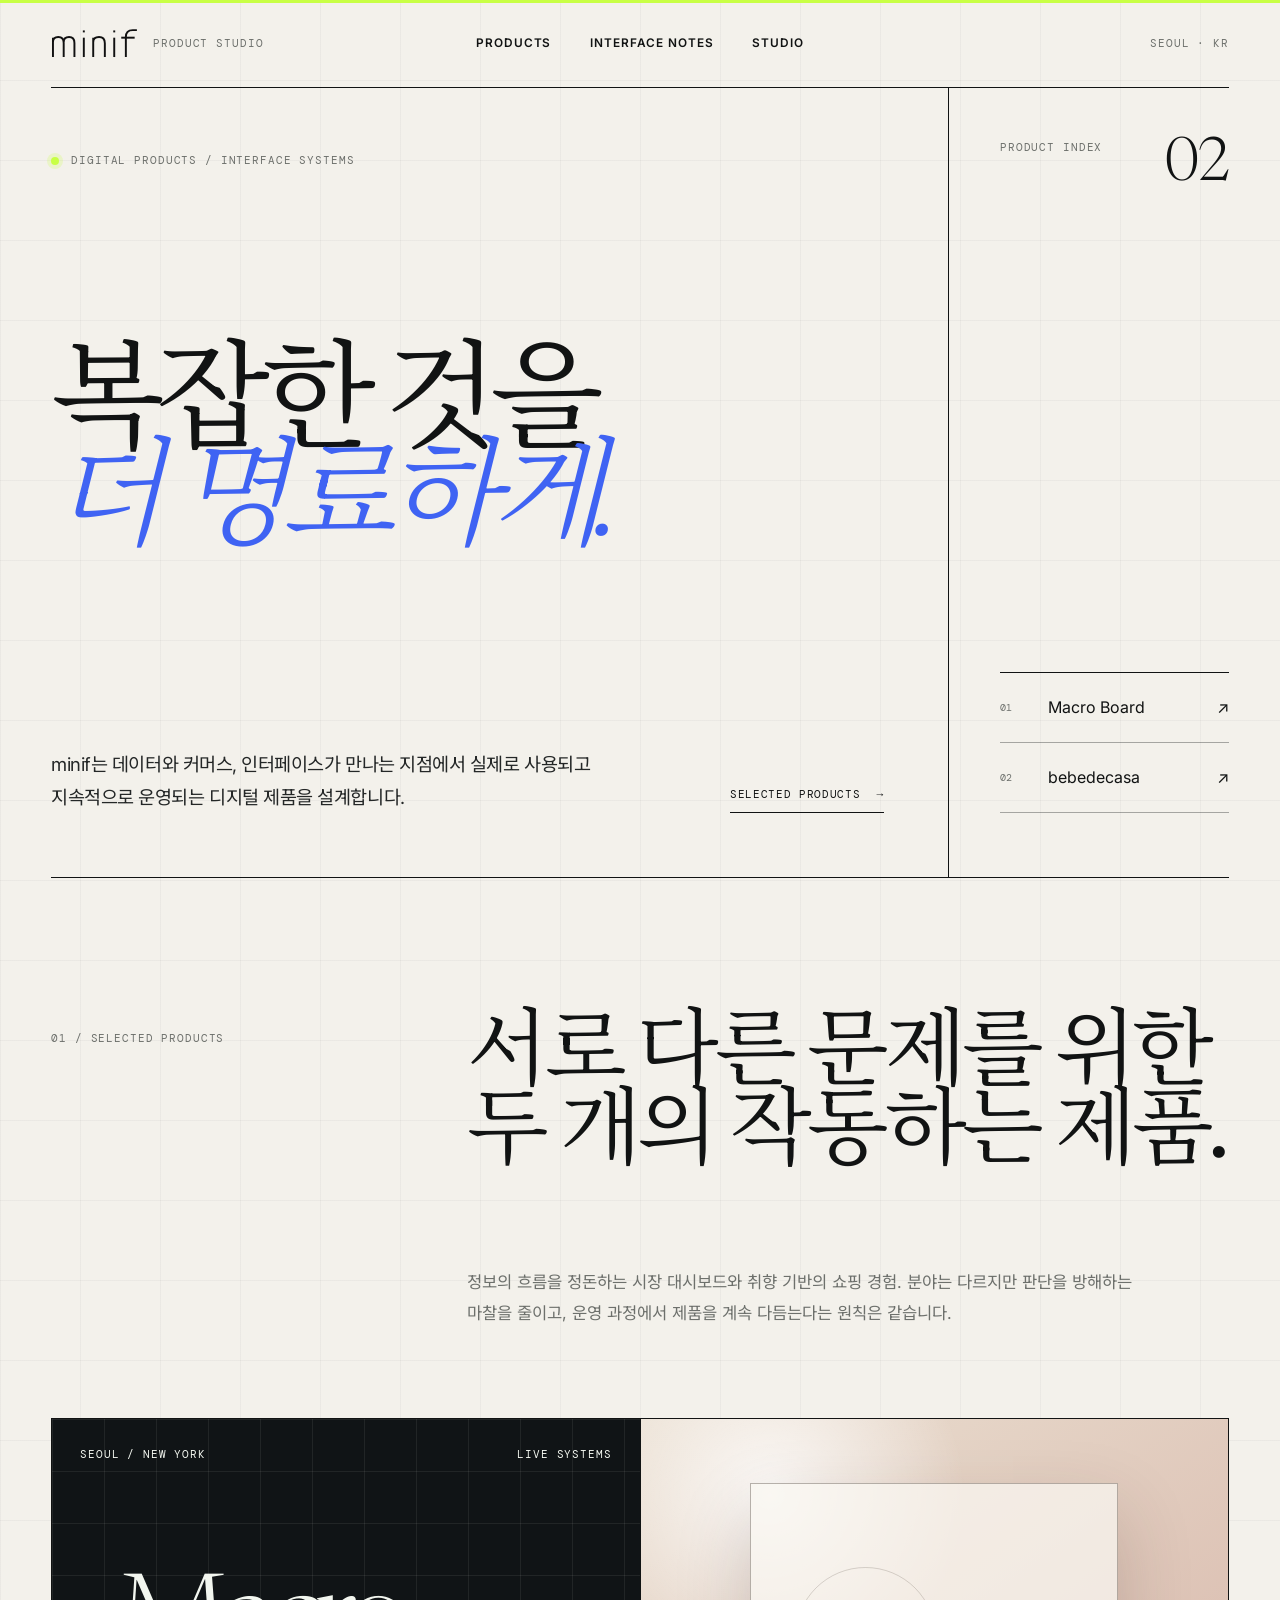
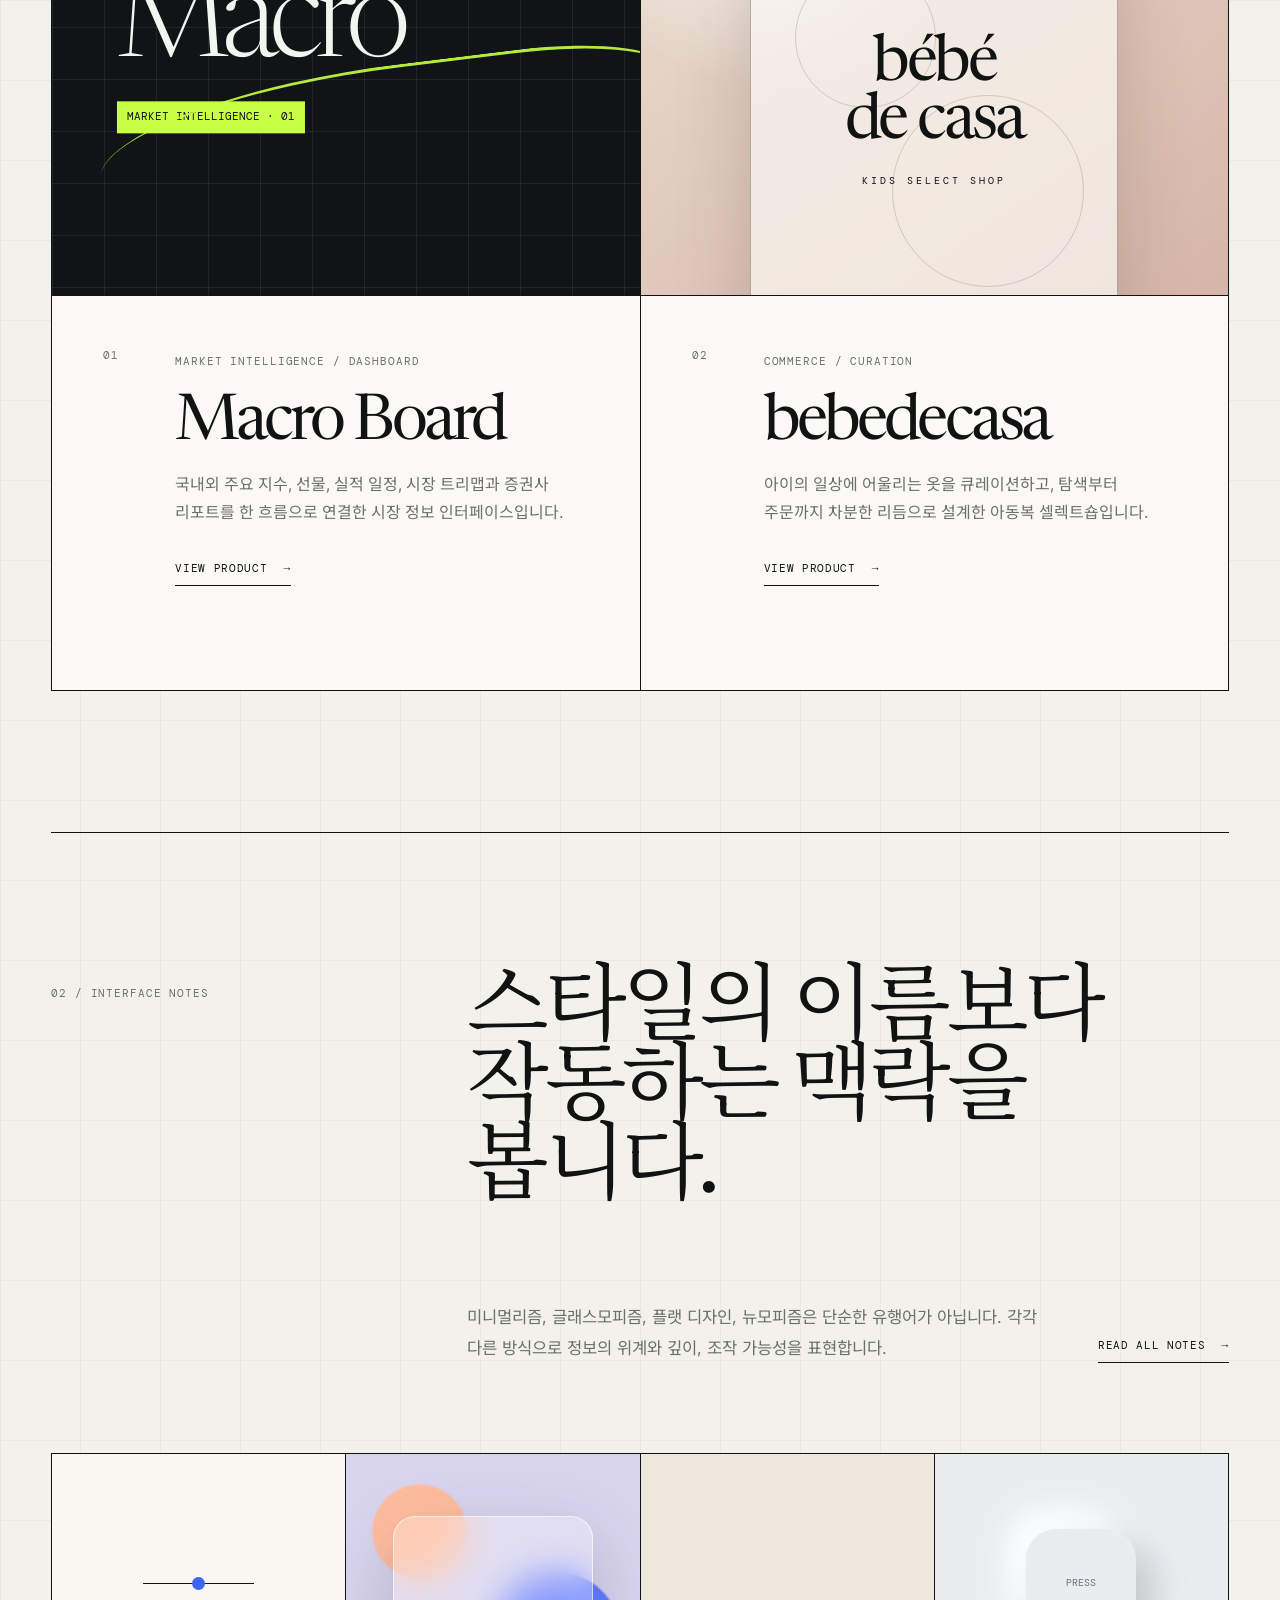
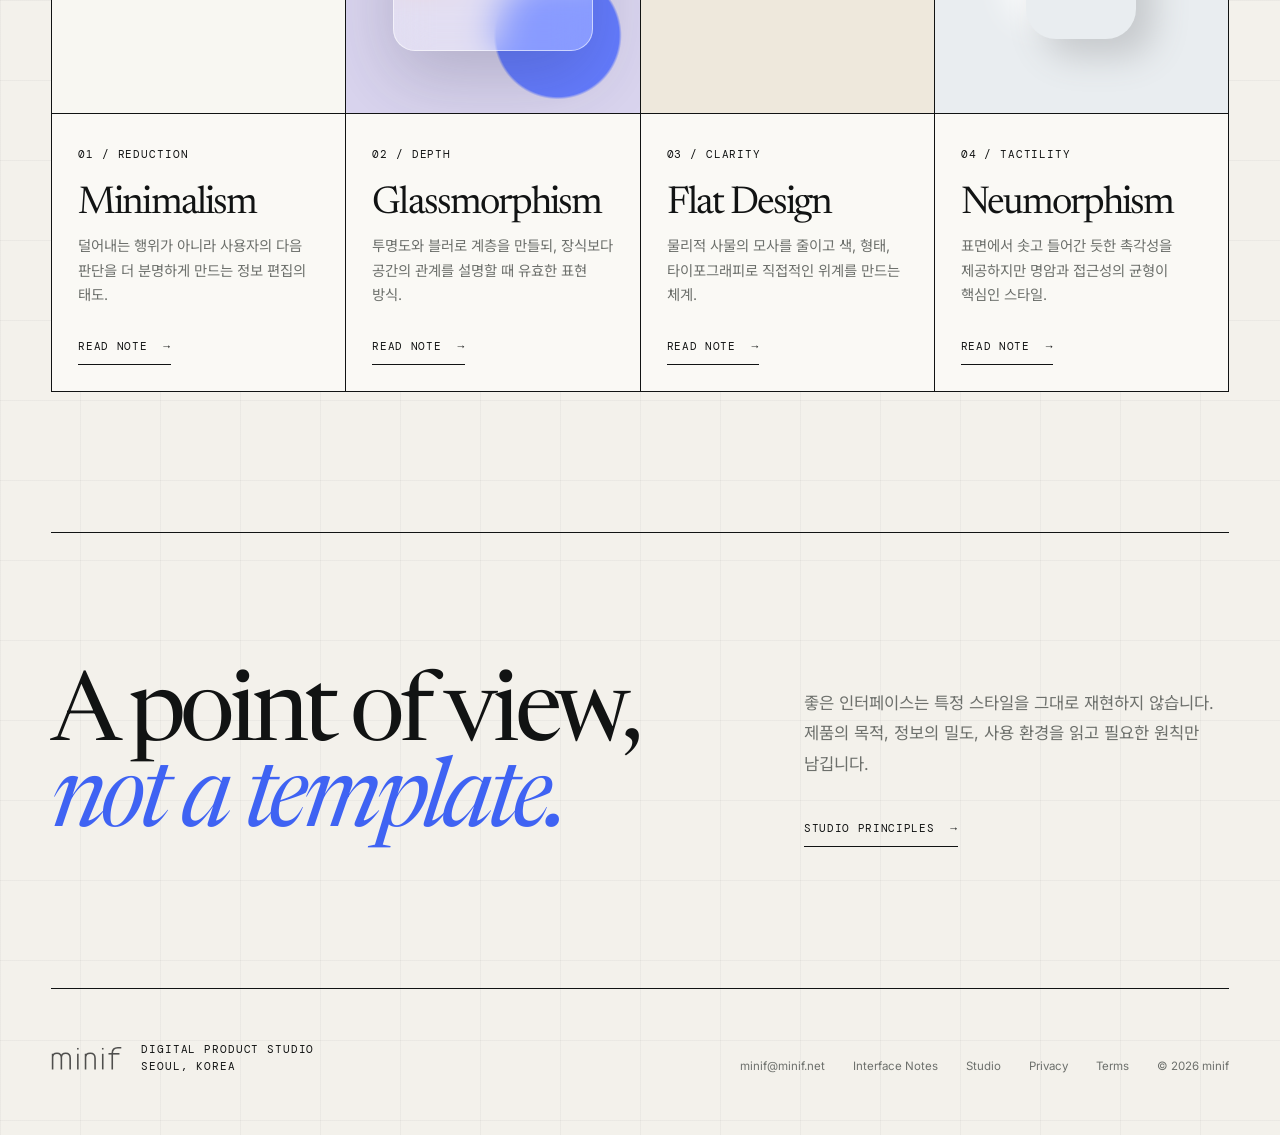
<file: index.html>
<!doctype html>
<html lang="ko">
  <head>
    <meta charset="utf-8">
    <meta name="viewport" content="width=device-width, initial-scale=1">
    <meta name="description" content="minif는 데이터, 커머스, 인터페이스를 설계하고 운영하는 서울 기반 디지털 프로덕트 스튜디오입니다.">
    <meta name="google-adsense-account" content="ca-pub-9353405093450953">
    <meta property="og:title" content="minif — Digital Product Studio">
    <meta property="og:description" content="복잡한 것을 더 명료하게. 데이터 제품과 커머스 경험을 설계하고 운영합니다.">
    <meta property="og:type" content="website">
    <meta property="og:url" content="https://minif.net/">
    <link rel="canonical" href="https://minif.net/">
    <title>minif — Digital Product Studio</title>
    <link rel="icon" href="./assets/minif-favicon.svg" type="image/svg+xml">
    <script async src="https://pagead2.googlesyndication.com/pagead/js/adsbygoogle.js?client=ca-pub-9353405093450953" crossorigin="anonymous"></script>
    <link rel="preconnect" href="https://fonts.googleapis.com">
    <link rel="preconnect" href="https://fonts.gstatic.com" crossorigin>
    <link href="https://fonts.googleapis.com/css2?family=DM+Mono:wght@300;400;500&amp;family=Inter:wght@400;500;600&amp;family=Newsreader:ital,opsz,wght@0,6..72,300;0,6..72,400;1,6..72,300&amp;family=Noto+Sans+KR:wght@400;500;600&amp;family=Noto+Serif+KR:wght@300;400&amp;display=swap" rel="stylesheet">
    <link rel="stylesheet" href="./studio.css">
  </head>
  <body>
    <header class="site-header">
      <a class="brand" href="./index.html" aria-label="minif 홈">
        <img class="brand-mark" src="./assets/minif-wordmark.svg" alt="minif">
        <span class="brand-edition">Product studio</span>
      </a>
      <nav class="nav" aria-label="주요 메뉴">
        <a href="#products">Products</a>
        <a href="./design.html">Interface Notes</a>
        <a href="./about.html">Studio</a>
      </nav>
      <span class="header-location">Seoul · KR</span>
    </header>

    <main class="shell">
      <section class="hero" aria-labelledby="hero-title">
        <div class="hero-main">
          <p class="eyebrow">Digital products / Interface systems</p>
          <h1 id="hero-title">복잡한 것을<br><em>더 명료하게.</em></h1>
          <div class="hero-bottom">
            <p class="hero-copy">minif는 데이터와 커머스, 인터페이스가 만나는 지점에서 실제로 사용되고 지속적으로 운영되는 디지털 제품을 설계합니다.</p>
            <a class="arrow-link" href="#products">Selected products <span aria-hidden="true">→</span></a>
          </div>
        </div>

        <aside class="hero-index" aria-label="운영 중인 제품">
          <div class="hero-index-top">
            <span class="section-label">Product index</span>
            <strong class="hero-index-count">02</strong>
          </div>
          <div class="hero-index-list">
            <a href="./product-macro-board.html">
              <small>01</small>
              <span>Macro Board</span>
              <span aria-hidden="true">↗</span>
            </a>
            <a href="./product-bebedecasa.html">
              <small>02</small>
              <span>bebedecasa</span>
              <span aria-hidden="true">↗</span>
            </a>
          </div>
        </aside>
      </section>

      <section class="section" id="products" aria-labelledby="products-title">
        <div class="section-intro">
          <p class="section-label">01 / Selected products</p>
          <h2 id="products-title">서로 다른 문제를 위한<br>두 개의 작동하는 제품.</h2>
          <div class="section-intro-copy">
            <p>정보의 흐름을 정돈하는 시장 대시보드와 취향 기반의 쇼핑 경험. 분야는 다르지만 판단을 방해하는 마찰을 줄이고, 운영 과정에서 제품을 계속 다듬는다는 원칙은 같습니다.</p>
          </div>
        </div>

        <div class="product-grid">
          <article class="product-card">
            <div class="product-visual market-visual" aria-hidden="true">
              <div class="market-grid"></div>
              <div class="market-ticker"><span>Seoul / New York</span><span>Live systems</span></div>
              <div class="market-value"><strong>Macro</strong><span>MARKET INTELLIGENCE · 01</span></div>
              <div class="market-line"></div>
            </div>
            <div class="product-card-content">
              <span class="product-index">01</span>
              <div>
                <span class="product-type">Market intelligence / Dashboard</span>
                <h3>Macro Board</h3>
                <p>국내외 주요 지수, 선물, 실적 일정, 시장 트리맵과 증권사 리포트를 한 흐름으로 연결한 시장 정보 인터페이스입니다.</p>
                <a class="arrow-link" href="./product-macro-board.html">View product <span aria-hidden="true">→</span></a>
              </div>
            </div>
          </article>

          <article class="product-card">
            <div class="product-visual shop-visual" aria-hidden="true">
              <div class="shop-frame">
                <div class="shop-wordmark">
                  <strong>bébé<br>de casa</strong>
                  <span>Kids select shop</span>
                </div>
              </div>
            </div>
            <div class="product-card-content">
              <span class="product-index">02</span>
              <div>
                <span class="product-type">Commerce / Curation</span>
                <h3>bebedecasa</h3>
                <p>아이의 일상에 어울리는 옷을 큐레이션하고, 탐색부터 주문까지 차분한 리듬으로 설계한 아동복 셀렉트숍입니다.</p>
                <a class="arrow-link" href="./product-bebedecasa.html">View product <span aria-hidden="true">→</span></a>
              </div>
            </div>
          </article>
        </div>
      </section>

      <section class="section" aria-labelledby="notes-title">
        <div class="section-intro">
          <p class="section-label">02 / Interface notes</p>
          <h2 id="notes-title">스타일의 이름보다<br>작동하는 맥락을 봅니다.</h2>
          <div class="section-intro-copy">
            <p>미니멀리즘, 글래스모피즘, 플랫 디자인, 뉴모피즘은 단순한 유행어가 아닙니다. 각각 다른 방식으로 정보의 위계와 깊이, 조작 가능성을 표현합니다.</p>
            <a class="arrow-link" href="./design.html">Read all notes <span aria-hidden="true">→</span></a>
          </div>
        </div>

        <div class="notes-grid">
          <a class="note-card" href="./design.html#minimalism">
            <div class="note-demo demo-minimal" aria-hidden="true"></div>
            <div class="note-content">
              <span class="term-number">01 / Reduction</span>
              <h3>Minimalism</h3>
              <p>덜어내는 행위가 아니라 사용자의 다음 판단을 더 분명하게 만드는 정보 편집의 태도.</p>
              <span class="arrow-link">Read note <span aria-hidden="true">→</span></span>
            </div>
          </a>
          <a class="note-card" href="./design.html#glassmorphism">
            <div class="note-demo demo-glass" aria-hidden="true"><span class="glass-panel"></span></div>
            <div class="note-content">
              <span class="term-number">02 / Depth</span>
              <h3>Glassmorphism</h3>
              <p>투명도와 블러로 계층을 만들되, 장식보다 공간의 관계를 설명할 때 유효한 표현 방식.</p>
              <span class="arrow-link">Read note <span aria-hidden="true">→</span></span>
            </div>
          </a>
          <a class="note-card" href="./design.html#flat-design">
            <div class="note-demo demo-flat" aria-hidden="true"><span></span><span></span><span></span><span></span></div>
            <div class="note-content">
              <span class="term-number">03 / Clarity</span>
              <h3>Flat Design</h3>
              <p>물리적 사물의 모사를 줄이고 색, 형태, 타이포그래피로 직접적인 위계를 만드는 체계.</p>
              <span class="arrow-link">Read note <span aria-hidden="true">→</span></span>
            </div>
          </a>
          <a class="note-card" href="./design.html#neumorphism">
            <div class="note-demo demo-neumorph" aria-hidden="true"><span class="neu-button">PRESS</span></div>
            <div class="note-content">
              <span class="term-number">04 / Tactility</span>
              <h3>Neumorphism</h3>
              <p>표면에서 솟고 들어간 듯한 촉각성을 제공하지만 명암과 접근성의 균형이 핵심인 스타일.</p>
              <span class="arrow-link">Read note <span aria-hidden="true">→</span></span>
            </div>
          </a>
        </div>
      </section>

      <section class="editorial-callout" aria-labelledby="point-of-view-title">
        <h2 id="point-of-view-title">A point of view,<br><span>not a template.</span></h2>
        <div>
          <p>좋은 인터페이스는 특정 스타일을 그대로 재현하지 않습니다. 제품의 목적, 정보의 밀도, 사용 환경을 읽고 필요한 원칙만 남깁니다.</p>
          <a class="arrow-link" href="./about.html">Studio principles <span aria-hidden="true">→</span></a>
        </div>
      </section>
    </main>

    <footer class="site-footer">
      <div class="footer-brand">
        <img src="./assets/minif-wordmark.svg" alt="minif">
        <span class="footer-label">Digital product studio<br>Seoul, Korea</span>
      </div>
      <div class="footer-links">
        <a href="mailto:minif@minif.net">minif@minif.net</a>
        <a href="./design.html">Interface Notes</a>
        <a href="./about.html">Studio</a>
        <a href="./privacy.html">Privacy</a>
        <a href="./terms.html">Terms</a>
        <span>© 2026 minif</span>
      </div>
    </footer>
  </body>
</html>
</file>
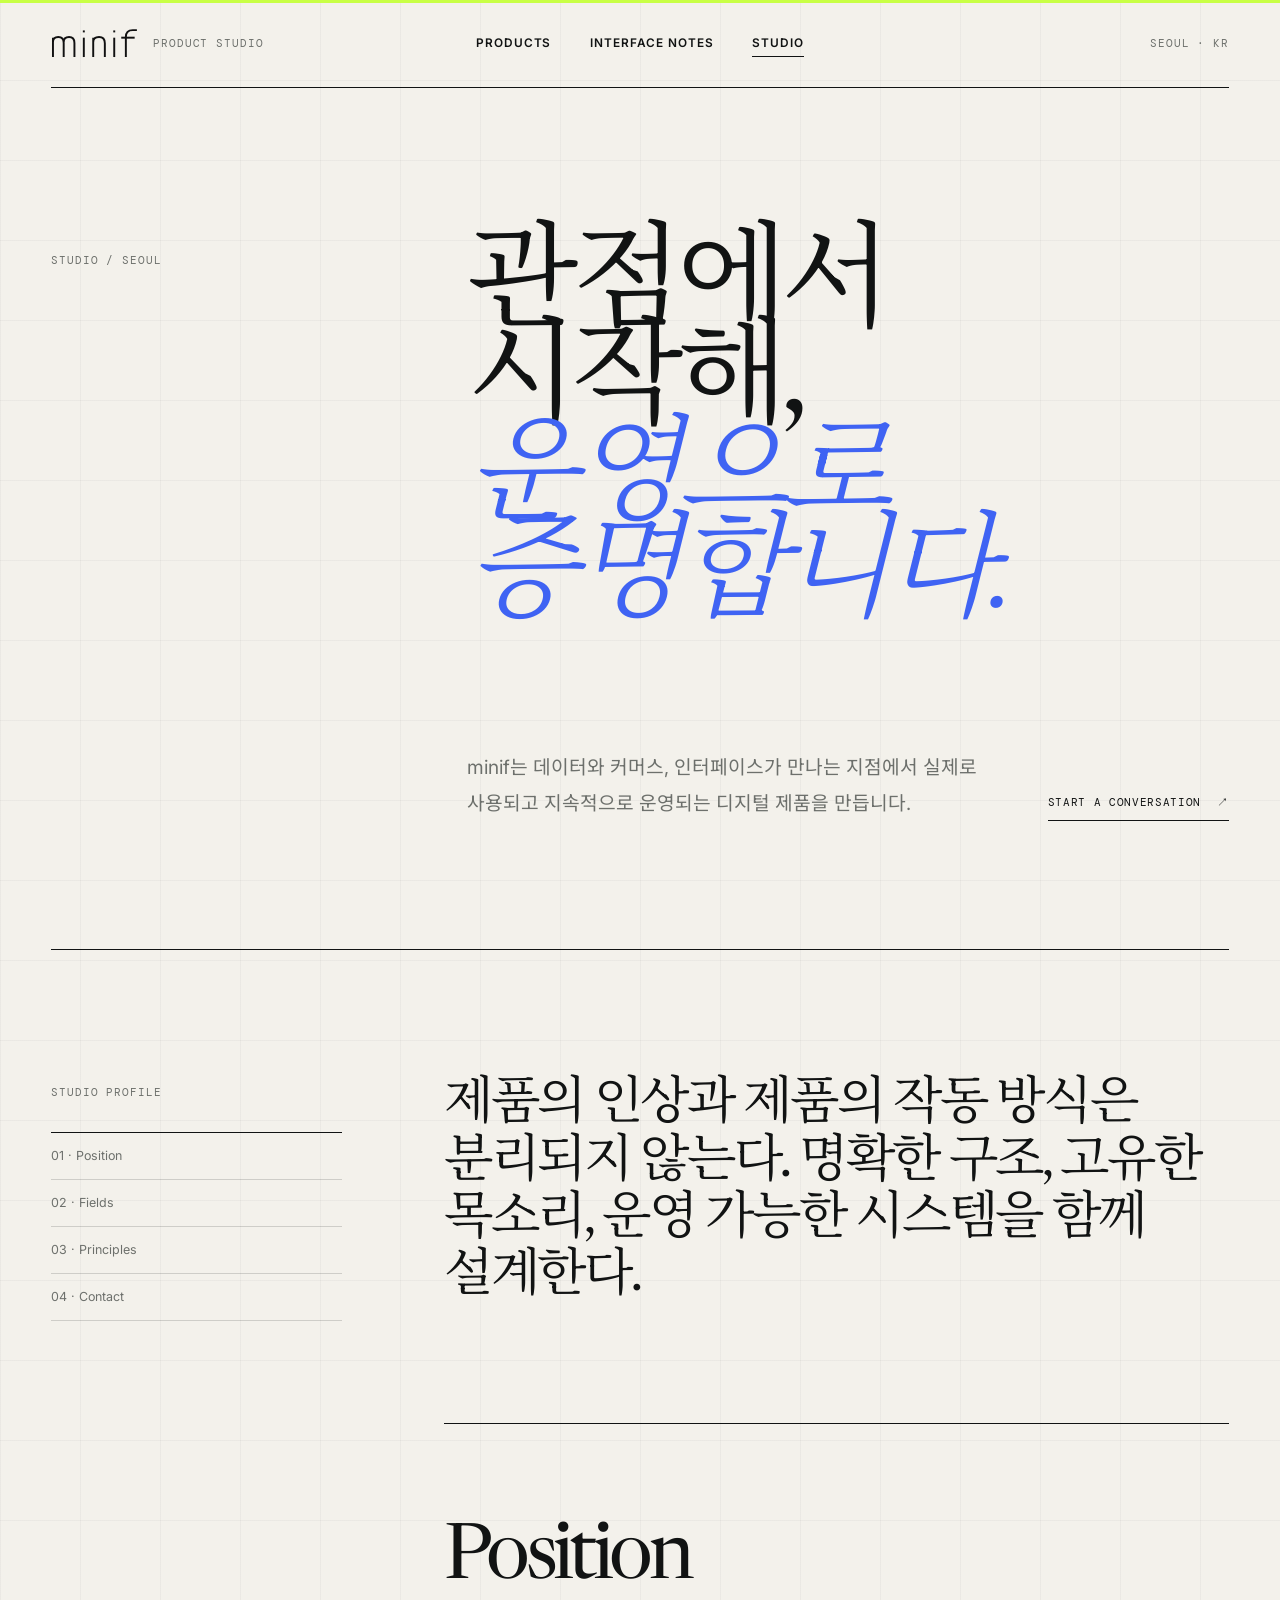
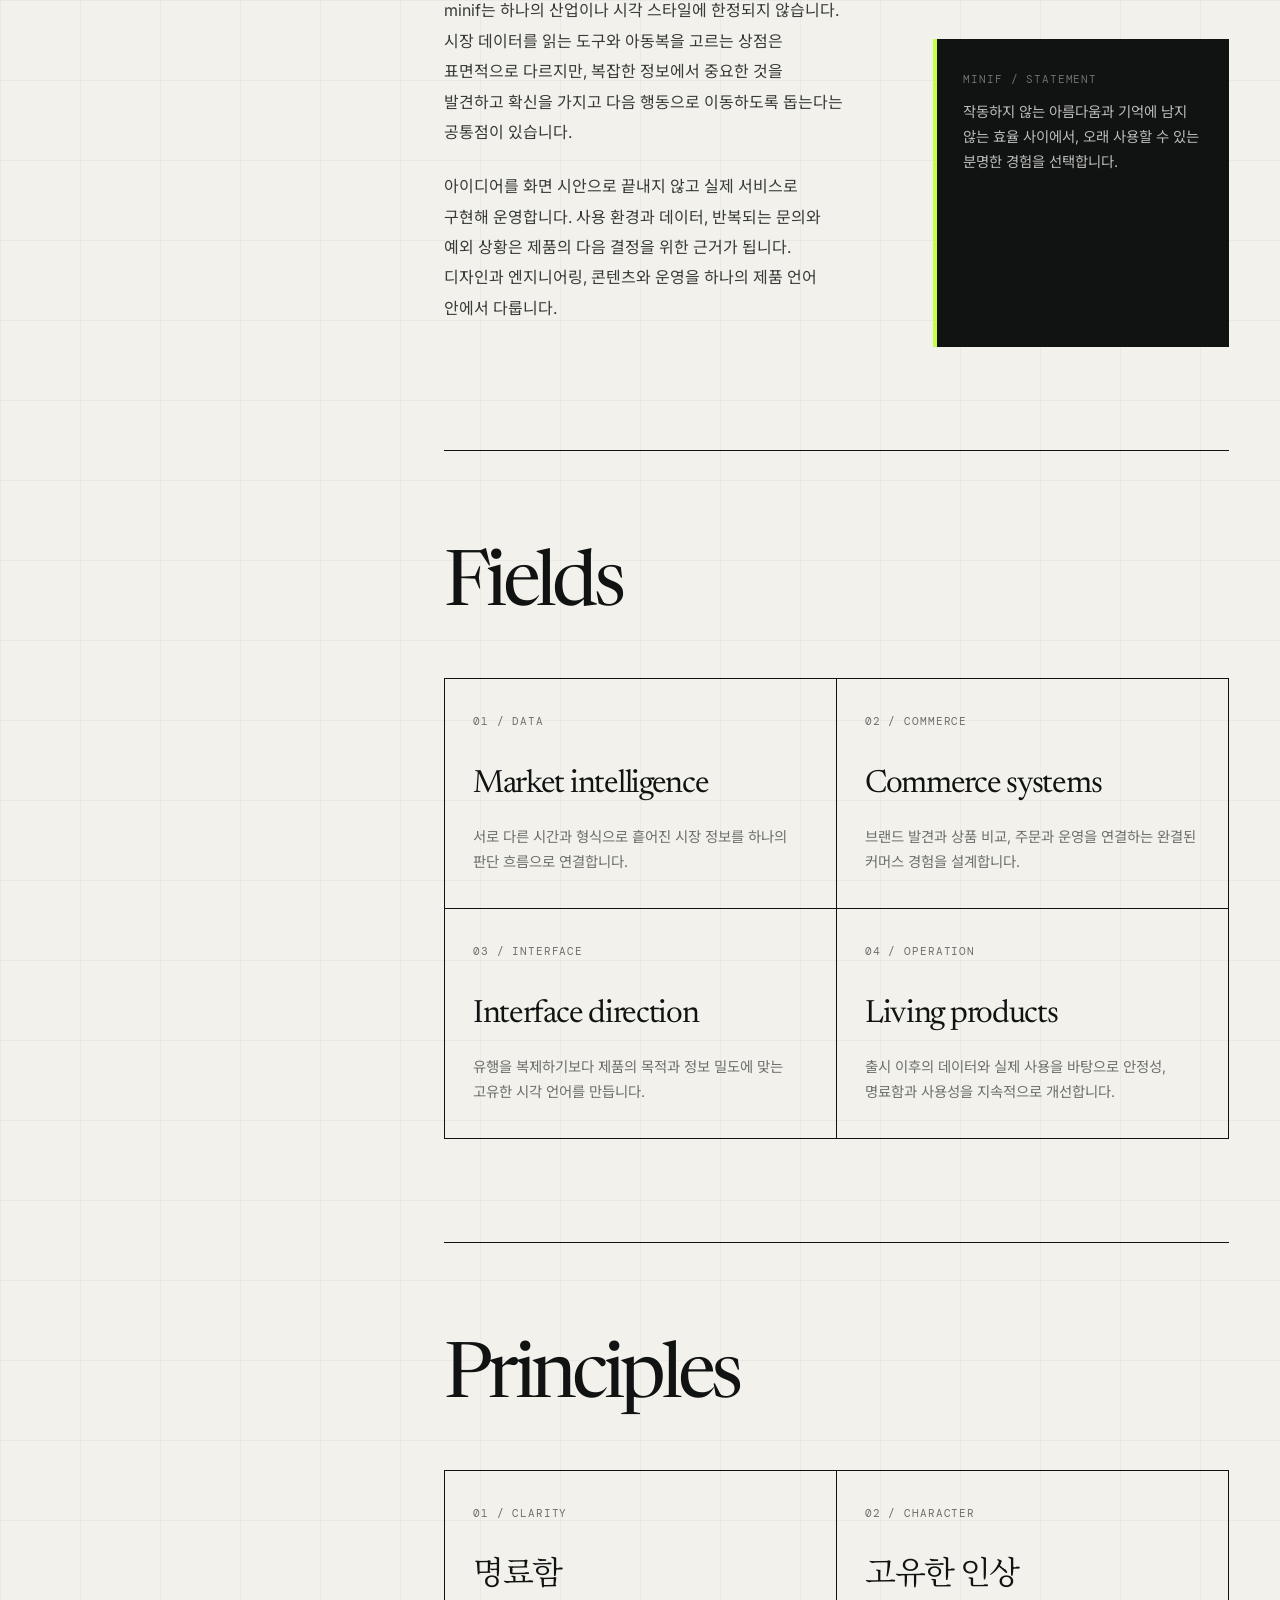
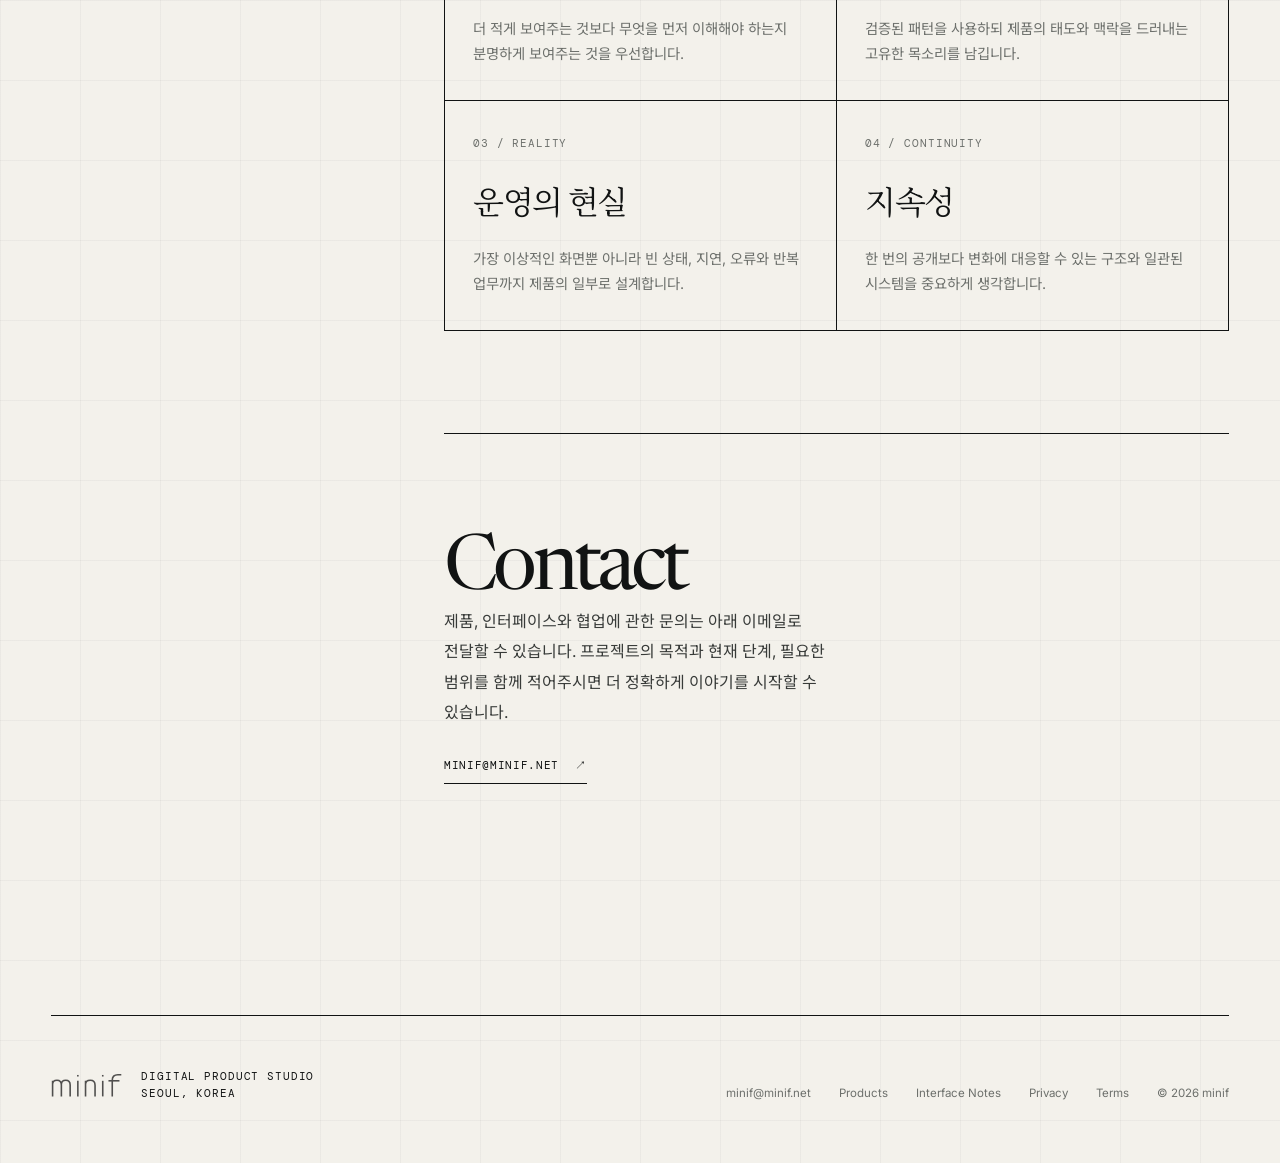
<file: about.html>
<!doctype html>
<html lang="ko">
  <head>
    <meta charset="utf-8">
    <meta name="viewport" content="width=device-width, initial-scale=1">
    <meta name="description" content="minif는 데이터, 커머스와 인터페이스 시스템을 설계하고 운영하는 서울 기반 디지털 프로덕트 스튜디오입니다.">
    <meta name="google-adsense-account" content="ca-pub-9353405093450953">
    <meta property="og:title" content="Studio — minif">
    <meta property="og:description" content="좋은 제품은 분명한 관점과 운영의 현실 위에서 만들어집니다.">
    <meta property="og:type" content="website">
    <meta property="og:url" content="https://minif.net/about.html">
    <link rel="canonical" href="https://minif.net/about.html">
    <title>Studio — minif</title>
    <link rel="icon" href="./assets/minif-favicon.svg" type="image/svg+xml">
    <script async src="https://pagead2.googlesyndication.com/pagead/js/adsbygoogle.js?client=ca-pub-9353405093450953" crossorigin="anonymous"></script>
    <link rel="preconnect" href="https://fonts.googleapis.com">
    <link rel="preconnect" href="https://fonts.gstatic.com" crossorigin>
    <link href="https://fonts.googleapis.com/css2?family=DM+Mono:wght@300;400;500&amp;family=Inter:wght@400;500;600&amp;family=Newsreader:ital,opsz,wght@0,6..72,300;0,6..72,400;1,6..72,300&amp;family=Noto+Sans+KR:wght@400;500;600&amp;family=Noto+Serif+KR:wght@300;400&amp;display=swap" rel="stylesheet">
    <link rel="stylesheet" href="./studio.css">
  </head>
  <body>
    <header class="site-header">
      <a class="brand" href="./index.html" aria-label="minif 홈"><img class="brand-mark" src="./assets/minif-wordmark.svg" alt="minif"><span class="brand-edition">Product studio</span></a>
      <nav class="nav" aria-label="주요 메뉴"><a href="./index.html#products">Products</a><a href="./design.html">Interface Notes</a><a href="./about.html" aria-current="page">Studio</a></nav>
      <span class="header-location">Seoul · KR</span>
    </header>

    <main class="shell">
      <section class="page-hero" aria-labelledby="page-title">
        <p class="section-label">Studio / Seoul</p>
        <h1 class="page-title" id="page-title">관점에서 시작해,<br><em>운영으로 증명합니다.</em></h1>
        <div class="page-summary">
          <p>minif는 데이터와 커머스, 인터페이스가 만나는 지점에서 실제로 사용되고 지속적으로 운영되는 디지털 제품을 만듭니다.</p>
          <a class="arrow-link" href="mailto:minif@minif.net">Start a conversation <span aria-hidden="true">↗</span></a>
        </div>
      </section>

      <section class="article-layout">
        <aside class="article-aside">
          <span class="section-label">Studio profile</span>
          <nav aria-label="스튜디오 소개 목차"><a href="#position">01 · Position</a><a href="#fields">02 · Fields</a><a href="#principles">03 · Principles</a><a href="#contact">04 · Contact</a></nav>
        </aside>
        <div class="article-body">
          <p class="article-lead">제품의 인상과 제품의 작동 방식은 분리되지 않는다. 명확한 구조, 고유한 목소리, 운영 가능한 시스템을 함께 설계한다.</p>

          <section class="content-section" id="position">
            <h2>Position</h2>
            <div class="content-grid">
              <div class="prose">
                <p>minif는 하나의 산업이나 시각 스타일에 한정되지 않습니다. 시장 데이터를 읽는 도구와 아동복을 고르는 상점은 표면적으로 다르지만, 복잡한 정보에서 중요한 것을 발견하고 확신을 가지고 다음 행동으로 이동하도록 돕는다는 공통점이 있습니다.</p>
                <p>아이디어를 화면 시안으로 끝내지 않고 실제 서비스로 구현해 운영합니다. 사용 환경과 데이터, 반복되는 문의와 예외 상황은 제품의 다음 결정을 위한 근거가 됩니다. 디자인과 엔지니어링, 콘텐츠와 운영을 하나의 제품 언어 안에서 다룹니다.</p>
              </div>
              <div class="perspective"><span class="mini-label">minif / statement</span><p>작동하지 않는 아름다움과 기억에 남지 않는 효율 사이에서, 오래 사용할 수 있는 분명한 경험을 선택합니다.</p></div>
            </div>
          </section>

          <section class="content-section" id="fields">
            <h2>Fields</h2>
            <div class="text-list">
              <article><span class="mini-label">01 / Data</span><h3>Market intelligence</h3><p>서로 다른 시간과 형식으로 흩어진 시장 정보를 하나의 판단 흐름으로 연결합니다.</p></article>
              <article><span class="mini-label">02 / Commerce</span><h3>Commerce systems</h3><p>브랜드 발견과 상품 비교, 주문과 운영을 연결하는 완결된 커머스 경험을 설계합니다.</p></article>
              <article><span class="mini-label">03 / Interface</span><h3>Interface direction</h3><p>유행을 복제하기보다 제품의 목적과 정보 밀도에 맞는 고유한 시각 언어를 만듭니다.</p></article>
              <article><span class="mini-label">04 / Operation</span><h3>Living products</h3><p>출시 이후의 데이터와 실제 사용을 바탕으로 안정성, 명료함과 사용성을 지속적으로 개선합니다.</p></article>
            </div>
          </section>

          <section class="content-section" id="principles">
            <h2>Principles</h2>
            <div class="text-list">
              <article><span class="mini-label">01 / Clarity</span><h3>명료함</h3><p>더 적게 보여주는 것보다 무엇을 먼저 이해해야 하는지 분명하게 보여주는 것을 우선합니다.</p></article>
              <article><span class="mini-label">02 / Character</span><h3>고유한 인상</h3><p>검증된 패턴을 사용하되 제품의 태도와 맥락을 드러내는 고유한 목소리를 남깁니다.</p></article>
              <article><span class="mini-label">03 / Reality</span><h3>운영의 현실</h3><p>가장 이상적인 화면뿐 아니라 빈 상태, 지연, 오류와 반복 업무까지 제품의 일부로 설계합니다.</p></article>
              <article><span class="mini-label">04 / Continuity</span><h3>지속성</h3><p>한 번의 공개보다 변화에 대응할 수 있는 구조와 일관된 시스템을 중요하게 생각합니다.</p></article>
            </div>
          </section>

          <section class="content-section" id="contact">
            <h2>Contact</h2>
            <div class="content-grid">
              <div class="prose">
                <p>제품, 인터페이스와 협업에 관한 문의는 아래 이메일로 전달할 수 있습니다. 프로젝트의 목적과 현재 단계, 필요한 범위를 함께 적어주시면 더 정확하게 이야기를 시작할 수 있습니다.</p>
                <a class="arrow-link" href="mailto:minif@minif.net">minif@minif.net <span aria-hidden="true">↗</span></a>
              </div>
            </div>
          </section>
        </div>
      </section>
    </main>

    <footer class="site-footer">
      <div class="footer-brand"><img src="./assets/minif-wordmark.svg" alt="minif"><span class="footer-label">Digital product studio<br>Seoul, Korea</span></div>
      <div class="footer-links"><a href="mailto:minif@minif.net">minif@minif.net</a><a href="./index.html#products">Products</a><a href="./design.html">Interface Notes</a><a href="./privacy.html">Privacy</a><a href="./terms.html">Terms</a><span>© 2026 minif</span></div>
    </footer>
  </body>
</html>
</file>
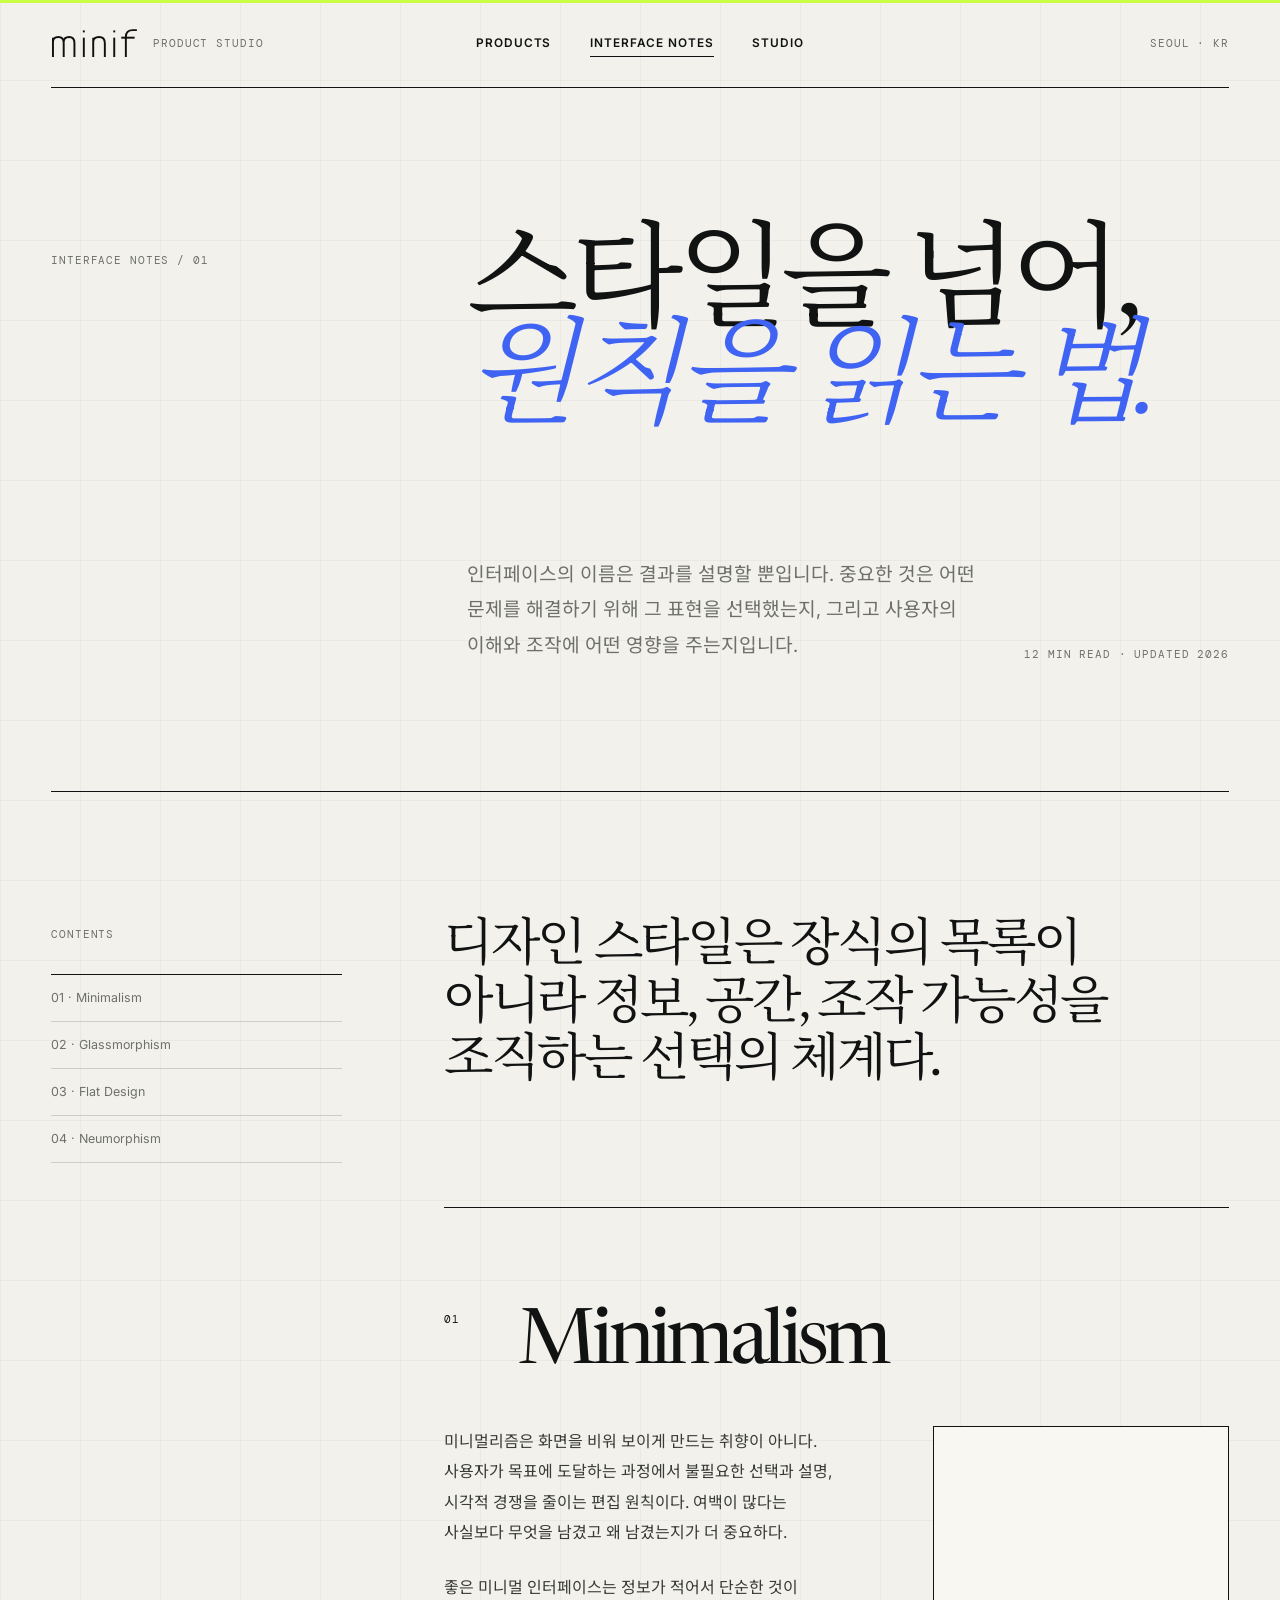
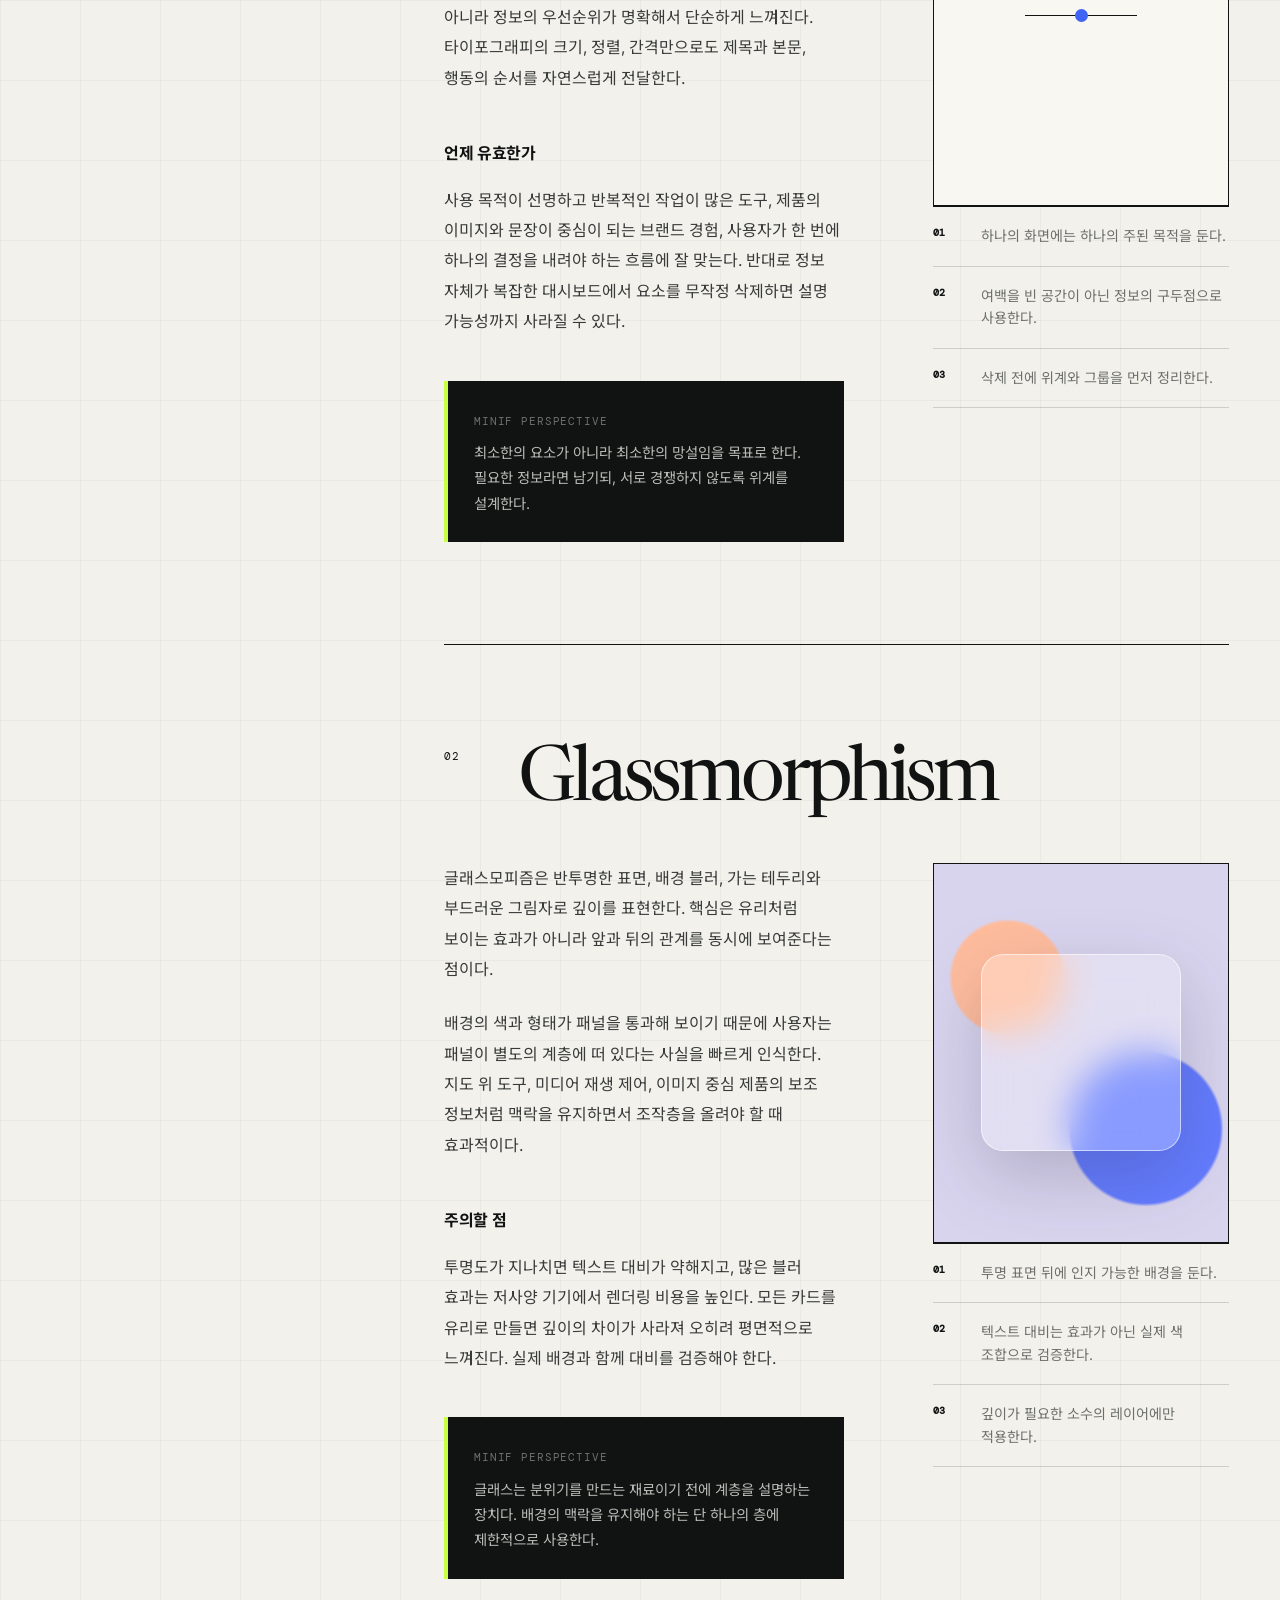
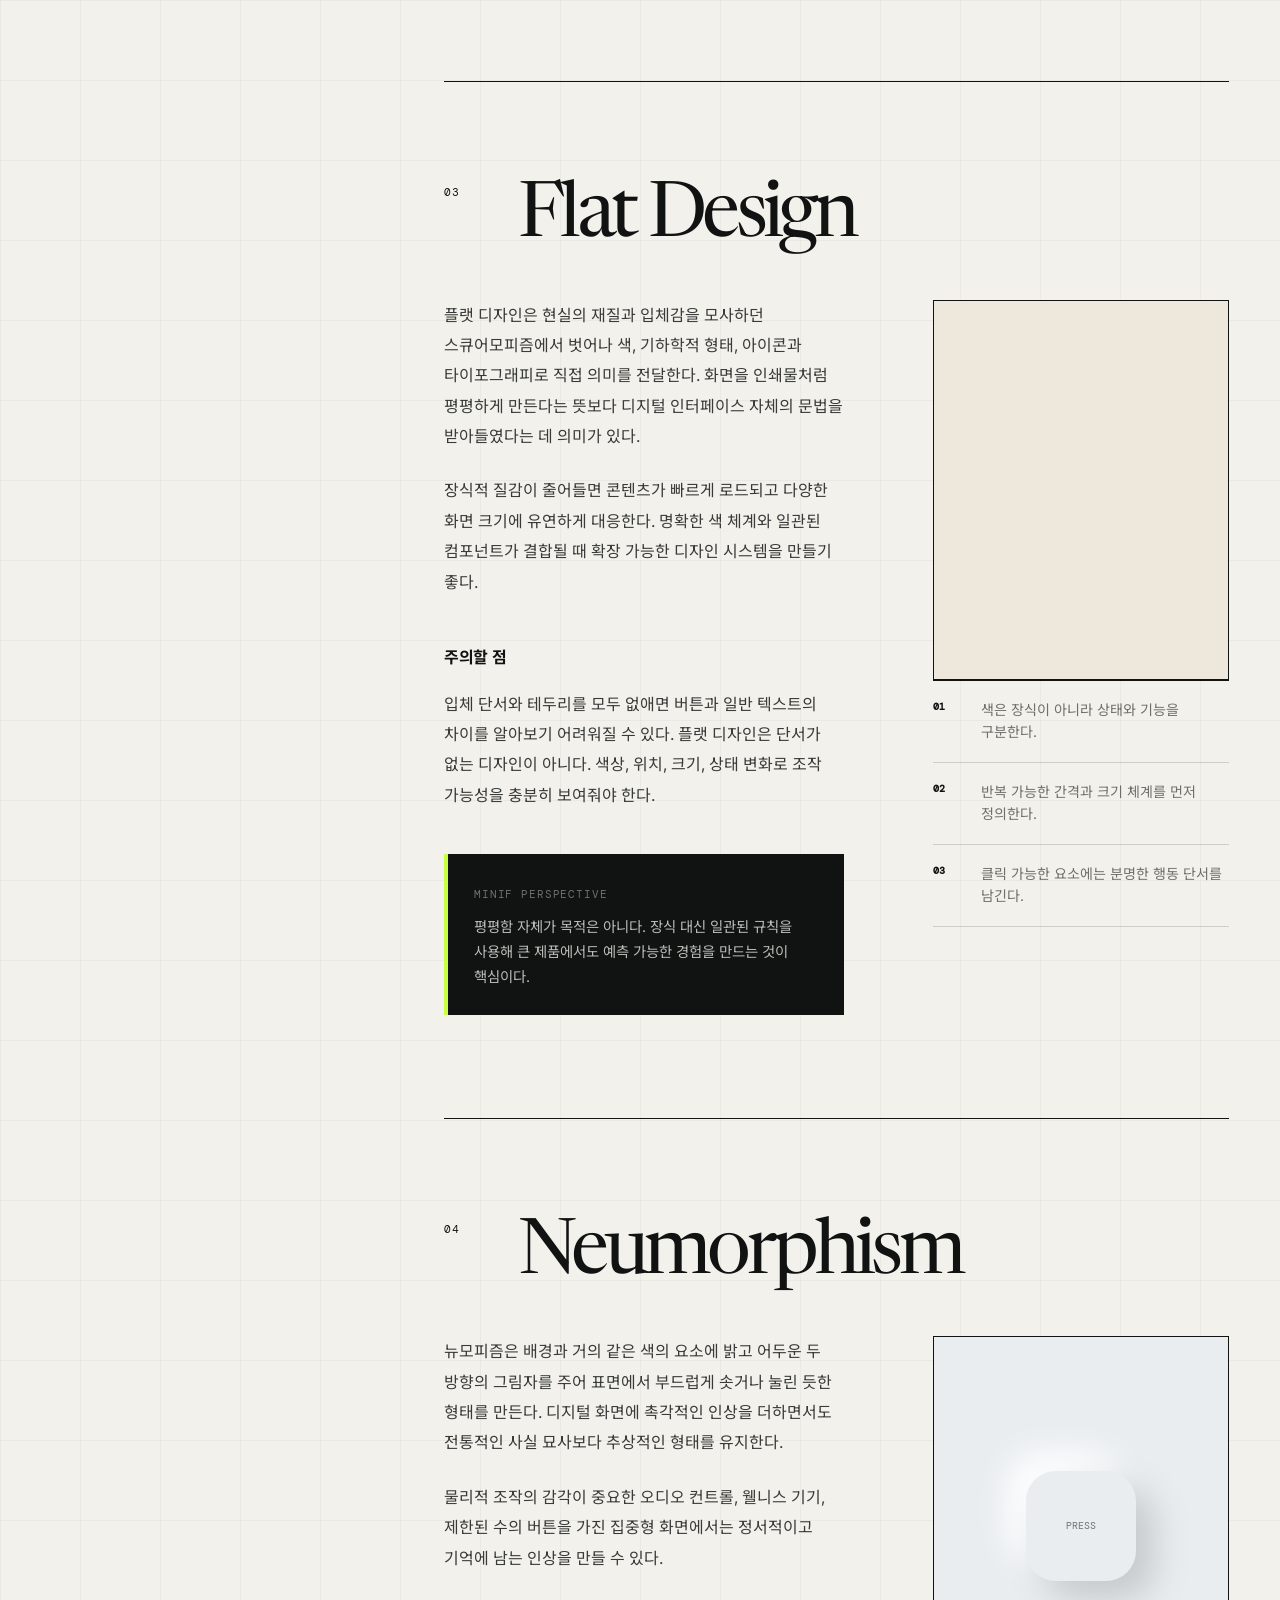
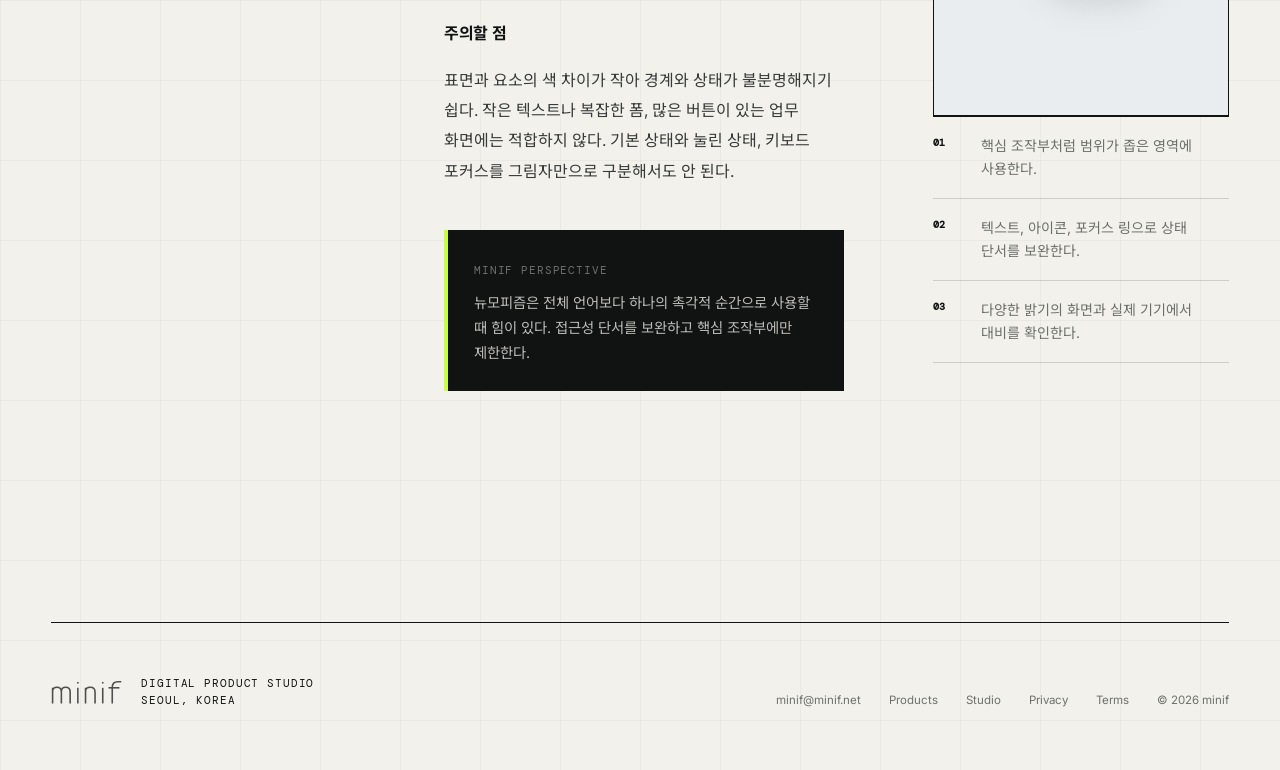
<file: design.html>
<!doctype html>
<html lang="ko">
  <head>
    <meta charset="utf-8">
    <meta name="viewport" content="width=device-width, initial-scale=1">
    <meta name="description" content="미니멀리즘, 글래스모피즘, 플랫 디자인, 뉴모피즘을 시각적 특징이 아닌 인터페이스 원칙과 사용 맥락으로 설명합니다.">
    <meta name="google-adsense-account" content="ca-pub-9353405093450953">
    <meta property="og:title" content="Interface Notes — minif">
    <meta property="og:description" content="인터페이스 스타일을 유행이 아닌 목적과 맥락으로 읽는 네 가지 노트.">
    <meta property="og:type" content="article">
    <meta property="og:url" content="https://minif.net/design.html">
    <link rel="canonical" href="https://minif.net/design.html">
    <title>Interface Notes — minif</title>
    <link rel="icon" href="./assets/minif-favicon.svg" type="image/svg+xml">
    <script async src="https://pagead2.googlesyndication.com/pagead/js/adsbygoogle.js?client=ca-pub-9353405093450953" crossorigin="anonymous"></script>
    <link rel="preconnect" href="https://fonts.googleapis.com">
    <link rel="preconnect" href="https://fonts.gstatic.com" crossorigin>
    <link href="https://fonts.googleapis.com/css2?family=DM+Mono:wght@300;400;500&amp;family=Inter:wght@400;500;600&amp;family=Newsreader:ital,opsz,wght@0,6..72,300;0,6..72,400;1,6..72,300&amp;family=Noto+Sans+KR:wght@400;500;600&amp;family=Noto+Serif+KR:wght@300;400&amp;display=swap" rel="stylesheet">
    <link rel="stylesheet" href="./studio.css">
  </head>
  <body>
    <header class="site-header">
      <a class="brand" href="./index.html" aria-label="minif 홈">
        <img class="brand-mark" src="./assets/minif-wordmark.svg" alt="minif">
        <span class="brand-edition">Product studio</span>
      </a>
      <nav class="nav" aria-label="주요 메뉴">
        <a href="./index.html#products">Products</a>
        <a href="./design.html" aria-current="page">Interface Notes</a>
        <a href="./about.html">Studio</a>
      </nav>
      <span class="header-location">Seoul · KR</span>
    </header>

    <main class="shell">
      <section class="page-hero" aria-labelledby="page-title">
        <p class="section-label">Interface notes / 01</p>
        <h1 class="page-title" id="page-title">스타일을 넘어,<br><em>원칙을 읽는 법.</em></h1>
        <div class="page-summary">
          <p>인터페이스의 이름은 결과를 설명할 뿐입니다. 중요한 것은 어떤 문제를 해결하기 위해 그 표현을 선택했는지, 그리고 사용자의 이해와 조작에 어떤 영향을 주는지입니다.</p>
          <span class="article-meta">12 min read · Updated 2026</span>
        </div>
      </section>

      <div class="article-layout">
        <aside class="article-aside">
          <span class="section-label">Contents</span>
          <nav aria-label="문서 목차">
            <a href="#minimalism">01 · Minimalism</a>
            <a href="#glassmorphism">02 · Glassmorphism</a>
            <a href="#flat-design">03 · Flat Design</a>
            <a href="#neumorphism">04 · Neumorphism</a>
          </nav>
        </aside>

        <article class="article-body">
          <p class="article-lead">디자인 스타일은 장식의 목록이 아니라 정보, 공간, 조작 가능성을 조직하는 선택의 체계다.</p>

          <section class="term-section" id="minimalism" aria-labelledby="minimalism-title">
            <div class="term-heading">
              <span class="term-number">01</span>
              <h2 id="minimalism-title">Minimalism</h2>
            </div>
            <div class="term-grid">
              <div class="prose">
                <p>미니멀리즘은 화면을 비워 보이게 만드는 취향이 아니다. 사용자가 목표에 도달하는 과정에서 불필요한 선택과 설명, 시각적 경쟁을 줄이는 편집 원칙이다. 여백이 많다는 사실보다 무엇을 남겼고 왜 남겼는지가 더 중요하다.</p>
                <p>좋은 미니멀 인터페이스는 정보가 적어서 단순한 것이 아니라 정보의 우선순위가 명확해서 단순하게 느껴진다. 타이포그래피의 크기, 정렬, 간격만으로도 제목과 본문, 행동의 순서를 자연스럽게 전달한다.</p>
                <h3>언제 유효한가</h3>
                <p>사용 목적이 선명하고 반복적인 작업이 많은 도구, 제품의 이미지와 문장이 중심이 되는 브랜드 경험, 사용자가 한 번에 하나의 결정을 내려야 하는 흐름에 잘 맞는다. 반대로 정보 자체가 복잡한 대시보드에서 요소를 무작정 삭제하면 설명 가능성까지 사라질 수 있다.</p>
                <div class="perspective">
                  <span class="mini-label">minif perspective</span>
                  <p>최소한의 요소가 아니라 최소한의 망설임을 목표로 한다. 필요한 정보라면 남기되, 서로 경쟁하지 않도록 위계를 설계한다.</p>
                </div>
              </div>
              <div>
                <div class="large-demo note-demo demo-minimal" aria-hidden="true"></div>
                <ol class="principle-list">
                  <li><strong>01</strong><span>하나의 화면에는 하나의 주된 목적을 둔다.</span></li>
                  <li><strong>02</strong><span>여백을 빈 공간이 아닌 정보의 구두점으로 사용한다.</span></li>
                  <li><strong>03</strong><span>삭제 전에 위계와 그룹을 먼저 정리한다.</span></li>
                </ol>
              </div>
            </div>
          </section>

          <section class="term-section" id="glassmorphism" aria-labelledby="glass-title">
            <div class="term-heading">
              <span class="term-number">02</span>
              <h2 id="glass-title">Glassmorphism</h2>
            </div>
            <div class="term-grid">
              <div class="prose">
                <p>글래스모피즘은 반투명한 표면, 배경 블러, 가는 테두리와 부드러운 그림자로 깊이를 표현한다. 핵심은 유리처럼 보이는 효과가 아니라 앞과 뒤의 관계를 동시에 보여준다는 점이다.</p>
                <p>배경의 색과 형태가 패널을 통과해 보이기 때문에 사용자는 패널이 별도의 계층에 떠 있다는 사실을 빠르게 인식한다. 지도 위 도구, 미디어 재생 제어, 이미지 중심 제품의 보조 정보처럼 맥락을 유지하면서 조작층을 올려야 할 때 효과적이다.</p>
                <h3>주의할 점</h3>
                <p>투명도가 지나치면 텍스트 대비가 약해지고, 많은 블러 효과는 저사양 기기에서 렌더링 비용을 높인다. 모든 카드를 유리로 만들면 깊이의 차이가 사라져 오히려 평면적으로 느껴진다. 실제 배경과 함께 대비를 검증해야 한다.</p>
                <div class="perspective">
                  <span class="mini-label">minif perspective</span>
                  <p>글래스는 분위기를 만드는 재료이기 전에 계층을 설명하는 장치다. 배경의 맥락을 유지해야 하는 단 하나의 층에 제한적으로 사용한다.</p>
                </div>
              </div>
              <div>
                <div class="large-demo note-demo demo-glass" aria-hidden="true"><span class="glass-panel"></span></div>
                <ol class="principle-list">
                  <li><strong>01</strong><span>투명 표면 뒤에 인지 가능한 배경을 둔다.</span></li>
                  <li><strong>02</strong><span>텍스트 대비는 효과가 아닌 실제 색 조합으로 검증한다.</span></li>
                  <li><strong>03</strong><span>깊이가 필요한 소수의 레이어에만 적용한다.</span></li>
                </ol>
              </div>
            </div>
          </section>

          <section class="term-section" id="flat-design" aria-labelledby="flat-title">
            <div class="term-heading">
              <span class="term-number">03</span>
              <h2 id="flat-title">Flat Design</h2>
            </div>
            <div class="term-grid">
              <div class="prose">
                <p>플랫 디자인은 현실의 재질과 입체감을 모사하던 스큐어모피즘에서 벗어나 색, 기하학적 형태, 아이콘과 타이포그래피로 직접 의미를 전달한다. 화면을 인쇄물처럼 평평하게 만든다는 뜻보다 디지털 인터페이스 자체의 문법을 받아들였다는 데 의미가 있다.</p>
                <p>장식적 질감이 줄어들면 콘텐츠가 빠르게 로드되고 다양한 화면 크기에 유연하게 대응한다. 명확한 색 체계와 일관된 컴포넌트가 결합될 때 확장 가능한 디자인 시스템을 만들기 좋다.</p>
                <h3>주의할 점</h3>
                <p>입체 단서와 테두리를 모두 없애면 버튼과 일반 텍스트의 차이를 알아보기 어려워질 수 있다. 플랫 디자인은 단서가 없는 디자인이 아니다. 색상, 위치, 크기, 상태 변화로 조작 가능성을 충분히 보여줘야 한다.</p>
                <div class="perspective">
                  <span class="mini-label">minif perspective</span>
                  <p>평평함 자체가 목적은 아니다. 장식 대신 일관된 규칙을 사용해 큰 제품에서도 예측 가능한 경험을 만드는 것이 핵심이다.</p>
                </div>
              </div>
              <div>
                <div class="large-demo note-demo demo-flat" aria-hidden="true"><span></span><span></span><span></span><span></span></div>
                <ol class="principle-list">
                  <li><strong>01</strong><span>색은 장식이 아니라 상태와 기능을 구분한다.</span></li>
                  <li><strong>02</strong><span>반복 가능한 간격과 크기 체계를 먼저 정의한다.</span></li>
                  <li><strong>03</strong><span>클릭 가능한 요소에는 분명한 행동 단서를 남긴다.</span></li>
                </ol>
              </div>
            </div>
          </section>

          <section class="term-section" id="neumorphism" aria-labelledby="neu-title">
            <div class="term-heading">
              <span class="term-number">04</span>
              <h2 id="neu-title">Neumorphism</h2>
            </div>
            <div class="term-grid">
              <div class="prose">
                <p>뉴모피즘은 배경과 거의 같은 색의 요소에 밝고 어두운 두 방향의 그림자를 주어 표면에서 부드럽게 솟거나 눌린 듯한 형태를 만든다. 디지털 화면에 촉각적인 인상을 더하면서도 전통적인 사실 묘사보다 추상적인 형태를 유지한다.</p>
                <p>물리적 조작의 감각이 중요한 오디오 컨트롤, 웰니스 기기, 제한된 수의 버튼을 가진 집중형 화면에서는 정서적이고 기억에 남는 인상을 만들 수 있다.</p>
                <h3>주의할 점</h3>
                <p>표면과 요소의 색 차이가 작아 경계와 상태가 불분명해지기 쉽다. 작은 텍스트나 복잡한 폼, 많은 버튼이 있는 업무 화면에는 적합하지 않다. 기본 상태와 눌린 상태, 키보드 포커스를 그림자만으로 구분해서도 안 된다.</p>
                <div class="perspective">
                  <span class="mini-label">minif perspective</span>
                  <p>뉴모피즘은 전체 언어보다 하나의 촉각적 순간으로 사용할 때 힘이 있다. 접근성 단서를 보완하고 핵심 조작부에만 제한한다.</p>
                </div>
              </div>
              <div>
                <div class="large-demo note-demo demo-neumorph" aria-hidden="true"><span class="neu-button">PRESS</span></div>
                <ol class="principle-list">
                  <li><strong>01</strong><span>핵심 조작부처럼 범위가 좁은 영역에 사용한다.</span></li>
                  <li><strong>02</strong><span>텍스트, 아이콘, 포커스 링으로 상태 단서를 보완한다.</span></li>
                  <li><strong>03</strong><span>다양한 밝기의 화면과 실제 기기에서 대비를 확인한다.</span></li>
                </ol>
              </div>
            </div>
          </section>
        </article>
      </div>
    </main>

    <footer class="site-footer">
      <div class="footer-brand">
        <img src="./assets/minif-wordmark.svg" alt="minif">
        <span class="footer-label">Digital product studio<br>Seoul, Korea</span>
      </div>
      <div class="footer-links">
        <a href="mailto:minif@minif.net">minif@minif.net</a>
        <a href="./index.html#products">Products</a>
        <a href="./about.html">Studio</a>
        <a href="./privacy.html">Privacy</a>
        <a href="./terms.html">Terms</a>
        <span>© 2026 minif</span>
      </div>
    </footer>
  </body>
</html>
</file>
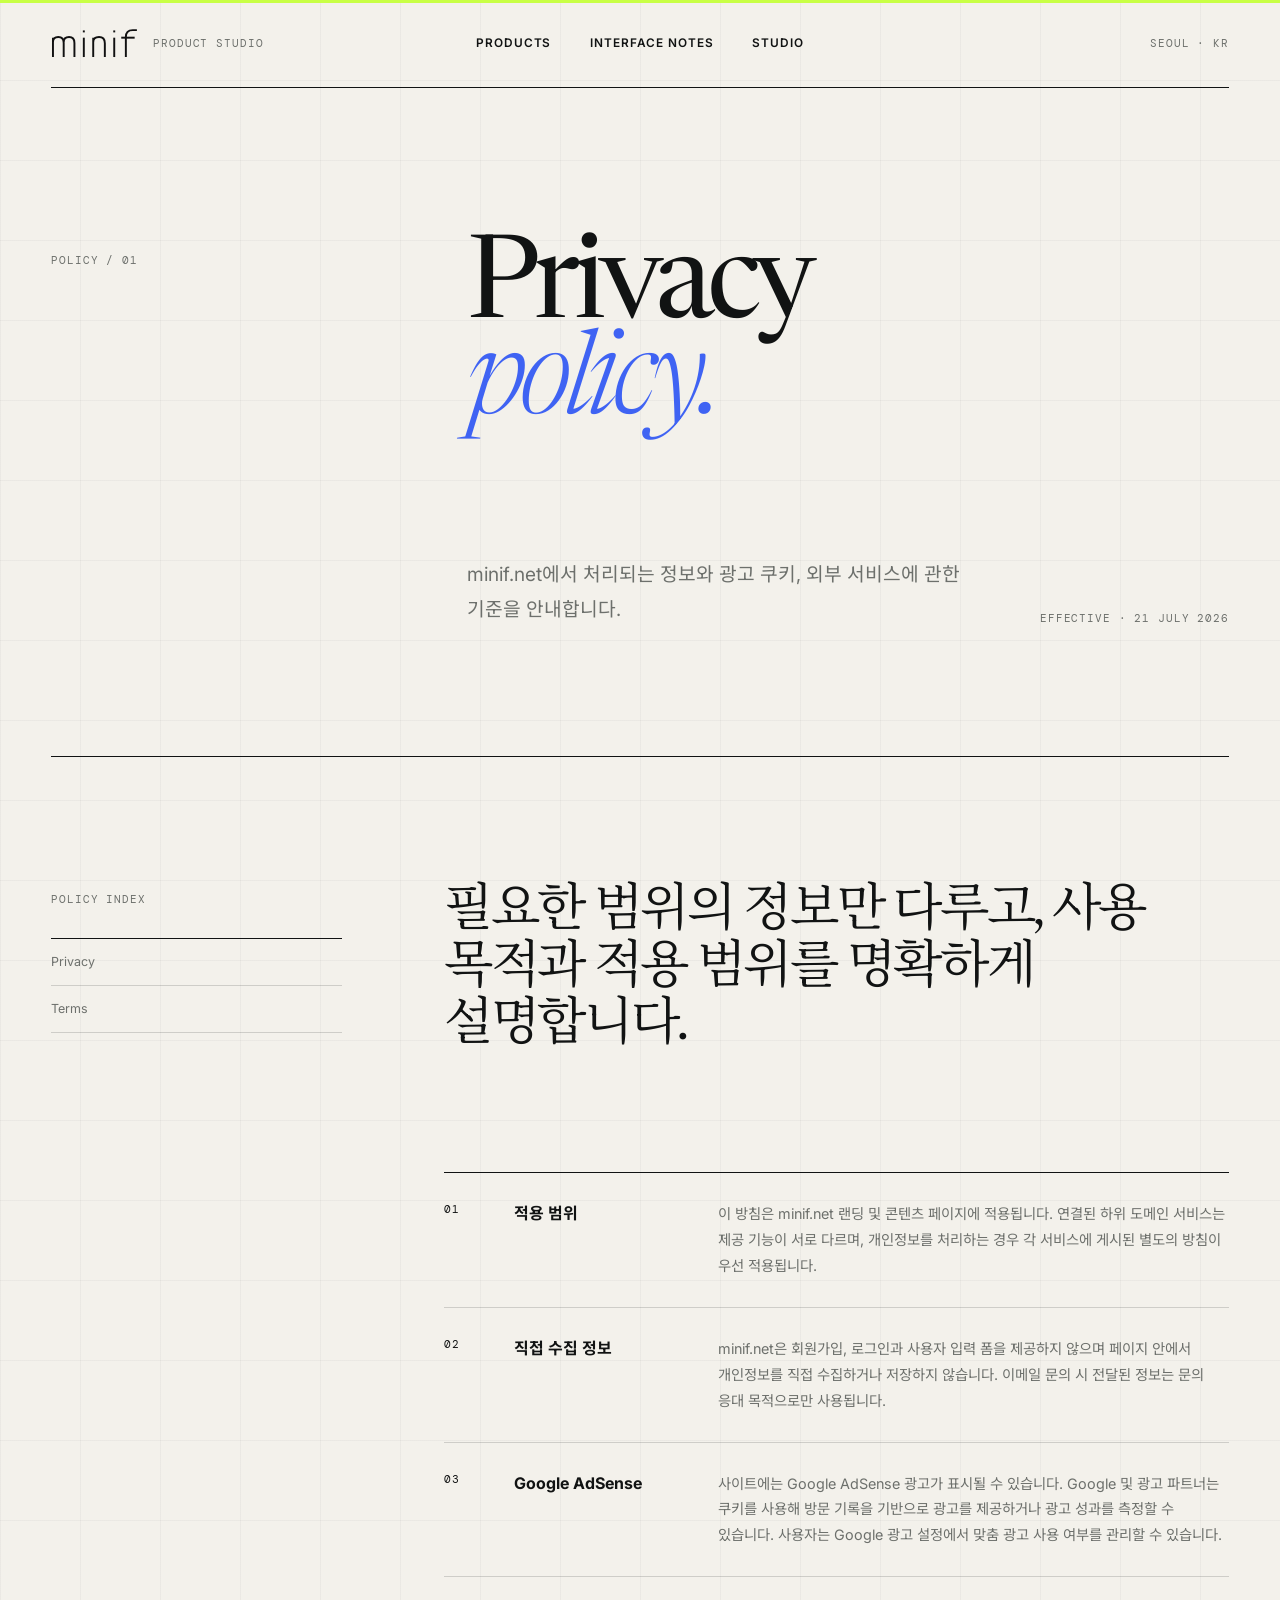
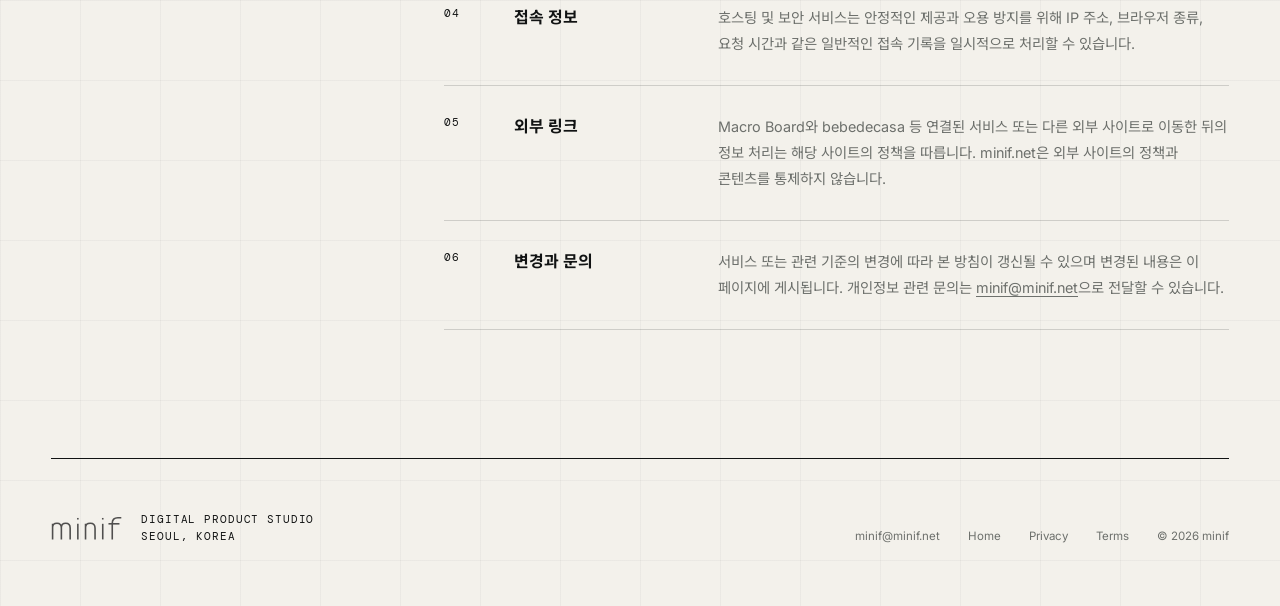
<file: privacy.html>
<!doctype html>
<html lang="ko">
  <head>
    <meta charset="utf-8">
    <meta name="viewport" content="width=device-width, initial-scale=1">
    <meta name="description" content="minif.net의 개인정보 처리와 Google AdSense 쿠키 사용에 관한 안내입니다.">
    <meta name="google-adsense-account" content="ca-pub-9353405093450953">
    <link rel="canonical" href="https://minif.net/privacy.html">
    <title>Privacy — minif</title>
    <link rel="icon" href="./assets/minif-favicon.svg" type="image/svg+xml">
    <script async src="https://pagead2.googlesyndication.com/pagead/js/adsbygoogle.js?client=ca-pub-9353405093450953" crossorigin="anonymous"></script>
    <link rel="preconnect" href="https://fonts.googleapis.com">
    <link rel="preconnect" href="https://fonts.gstatic.com" crossorigin>
    <link href="https://fonts.googleapis.com/css2?family=DM+Mono:wght@300;400;500&amp;family=Inter:wght@400;500;600&amp;family=Newsreader:ital,opsz,wght@0,6..72,300;0,6..72,400;1,6..72,300&amp;family=Noto+Sans+KR:wght@400;500;600&amp;family=Noto+Serif+KR:wght@300;400&amp;display=swap" rel="stylesheet">
    <link rel="stylesheet" href="./studio.css">
  </head>
  <body>
    <header class="site-header">
      <a class="brand" href="./index.html" aria-label="minif 홈"><img class="brand-mark" src="./assets/minif-wordmark.svg" alt="minif"><span class="brand-edition">Product studio</span></a>
      <nav class="nav" aria-label="주요 메뉴"><a href="./index.html#products">Products</a><a href="./design.html">Interface Notes</a><a href="./about.html">Studio</a></nav>
      <span class="header-location">Seoul · KR</span>
    </header>
    <main class="shell">
      <section class="page-hero" aria-labelledby="page-title">
        <p class="section-label">Policy / 01</p>
        <h1 class="page-title" id="page-title">Privacy<br><em>policy.</em></h1>
        <div class="page-summary"><p>minif.net에서 처리되는 정보와 광고 쿠키, 외부 서비스에 관한 기준을 안내합니다.</p><span class="article-meta">Effective · 21 July 2026</span></div>
      </section>
      <section class="article-layout">
        <aside class="article-aside"><span class="section-label">Policy index</span><nav aria-label="정책 문서"><a href="./privacy.html" aria-current="page">Privacy</a><a href="./terms.html">Terms</a></nav></aside>
        <div class="article-body">
          <p class="article-lead">필요한 범위의 정보만 다루고, 사용 목적과 적용 범위를 명확하게 설명합니다.</p>
          <ol class="policy-list">
            <li><span class="term-number">01</span><h2>적용 범위</h2><p>이 방침은 minif.net 랜딩 및 콘텐츠 페이지에 적용됩니다. 연결된 하위 도메인 서비스는 제공 기능이 서로 다르며, 개인정보를 처리하는 경우 각 서비스에 게시된 별도의 방침이 우선 적용됩니다.</p></li>
            <li><span class="term-number">02</span><h2>직접 수집 정보</h2><p>minif.net은 회원가입, 로그인과 사용자 입력 폼을 제공하지 않으며 페이지 안에서 개인정보를 직접 수집하거나 저장하지 않습니다. 이메일 문의 시 전달된 정보는 문의 응대 목적으로만 사용됩니다.</p></li>
            <li><span class="term-number">03</span><h2>Google AdSense</h2><p>사이트에는 Google AdSense 광고가 표시될 수 있습니다. Google 및 광고 파트너는 쿠키를 사용해 방문 기록을 기반으로 광고를 제공하거나 광고 성과를 측정할 수 있습니다. 사용자는 Google 광고 설정에서 맞춤 광고 사용 여부를 관리할 수 있습니다.</p></li>
            <li><span class="term-number">04</span><h2>접속 정보</h2><p>호스팅 및 보안 서비스는 안정적인 제공과 오용 방지를 위해 IP 주소, 브라우저 종류, 요청 시간과 같은 일반적인 접속 기록을 일시적으로 처리할 수 있습니다.</p></li>
            <li><span class="term-number">05</span><h2>외부 링크</h2><p>Macro Board와 bebedecasa 등 연결된 서비스 또는 다른 외부 사이트로 이동한 뒤의 정보 처리는 해당 사이트의 정책을 따릅니다. minif.net은 외부 사이트의 정책과 콘텐츠를 통제하지 않습니다.</p></li>
            <li><span class="term-number">06</span><h2>변경과 문의</h2><p>서비스 또는 관련 기준의 변경에 따라 본 방침이 갱신될 수 있으며 변경된 내용은 이 페이지에 게시됩니다. 개인정보 관련 문의는 <a class="inline-link" href="mailto:minif@minif.net">minif@minif.net</a>으로 전달할 수 있습니다.</p></li>
          </ol>
        </div>
      </section>
    </main>
    <footer class="site-footer"><div class="footer-brand"><img src="./assets/minif-wordmark.svg" alt="minif"><span class="footer-label">Digital product studio<br>Seoul, Korea</span></div><div class="footer-links"><a href="mailto:minif@minif.net">minif@minif.net</a><a href="./index.html">Home</a><a href="./privacy.html">Privacy</a><a href="./terms.html">Terms</a><span>© 2026 minif</span></div></footer>
  </body>
</html>
</file>
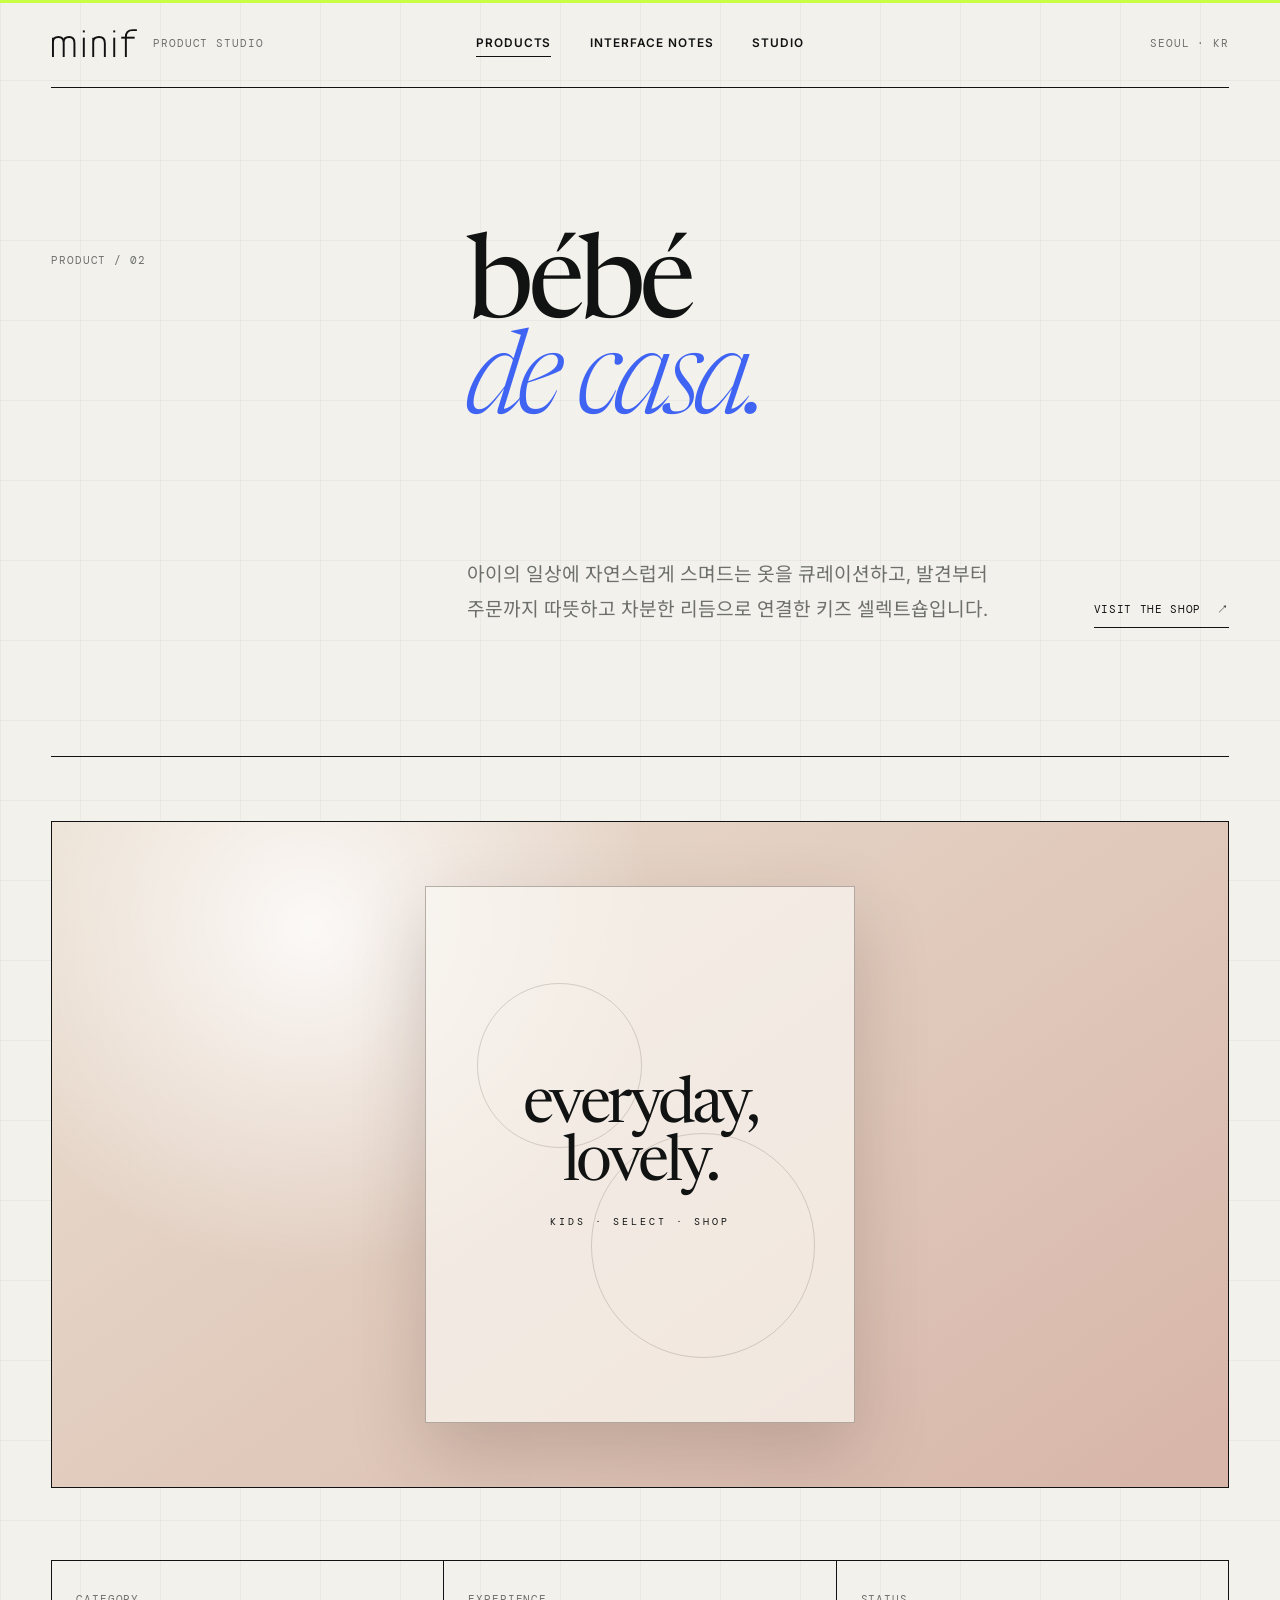
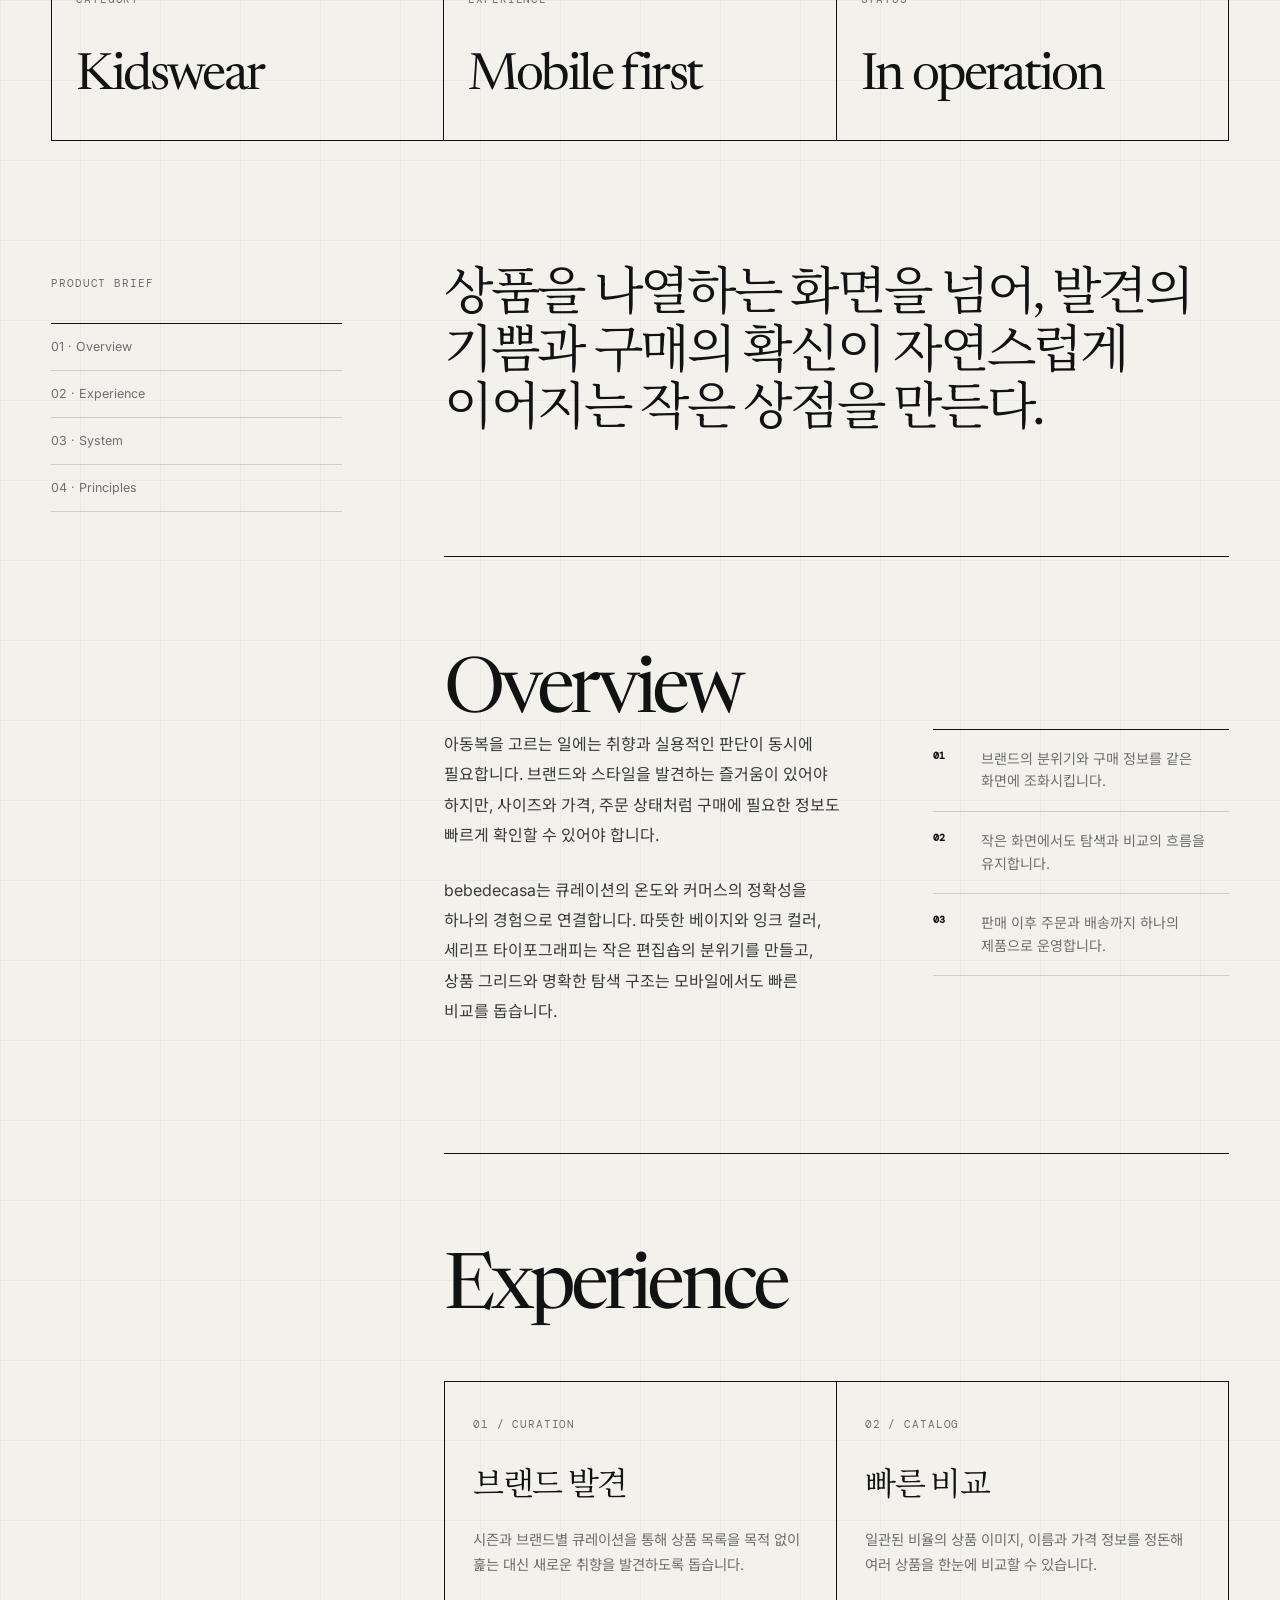
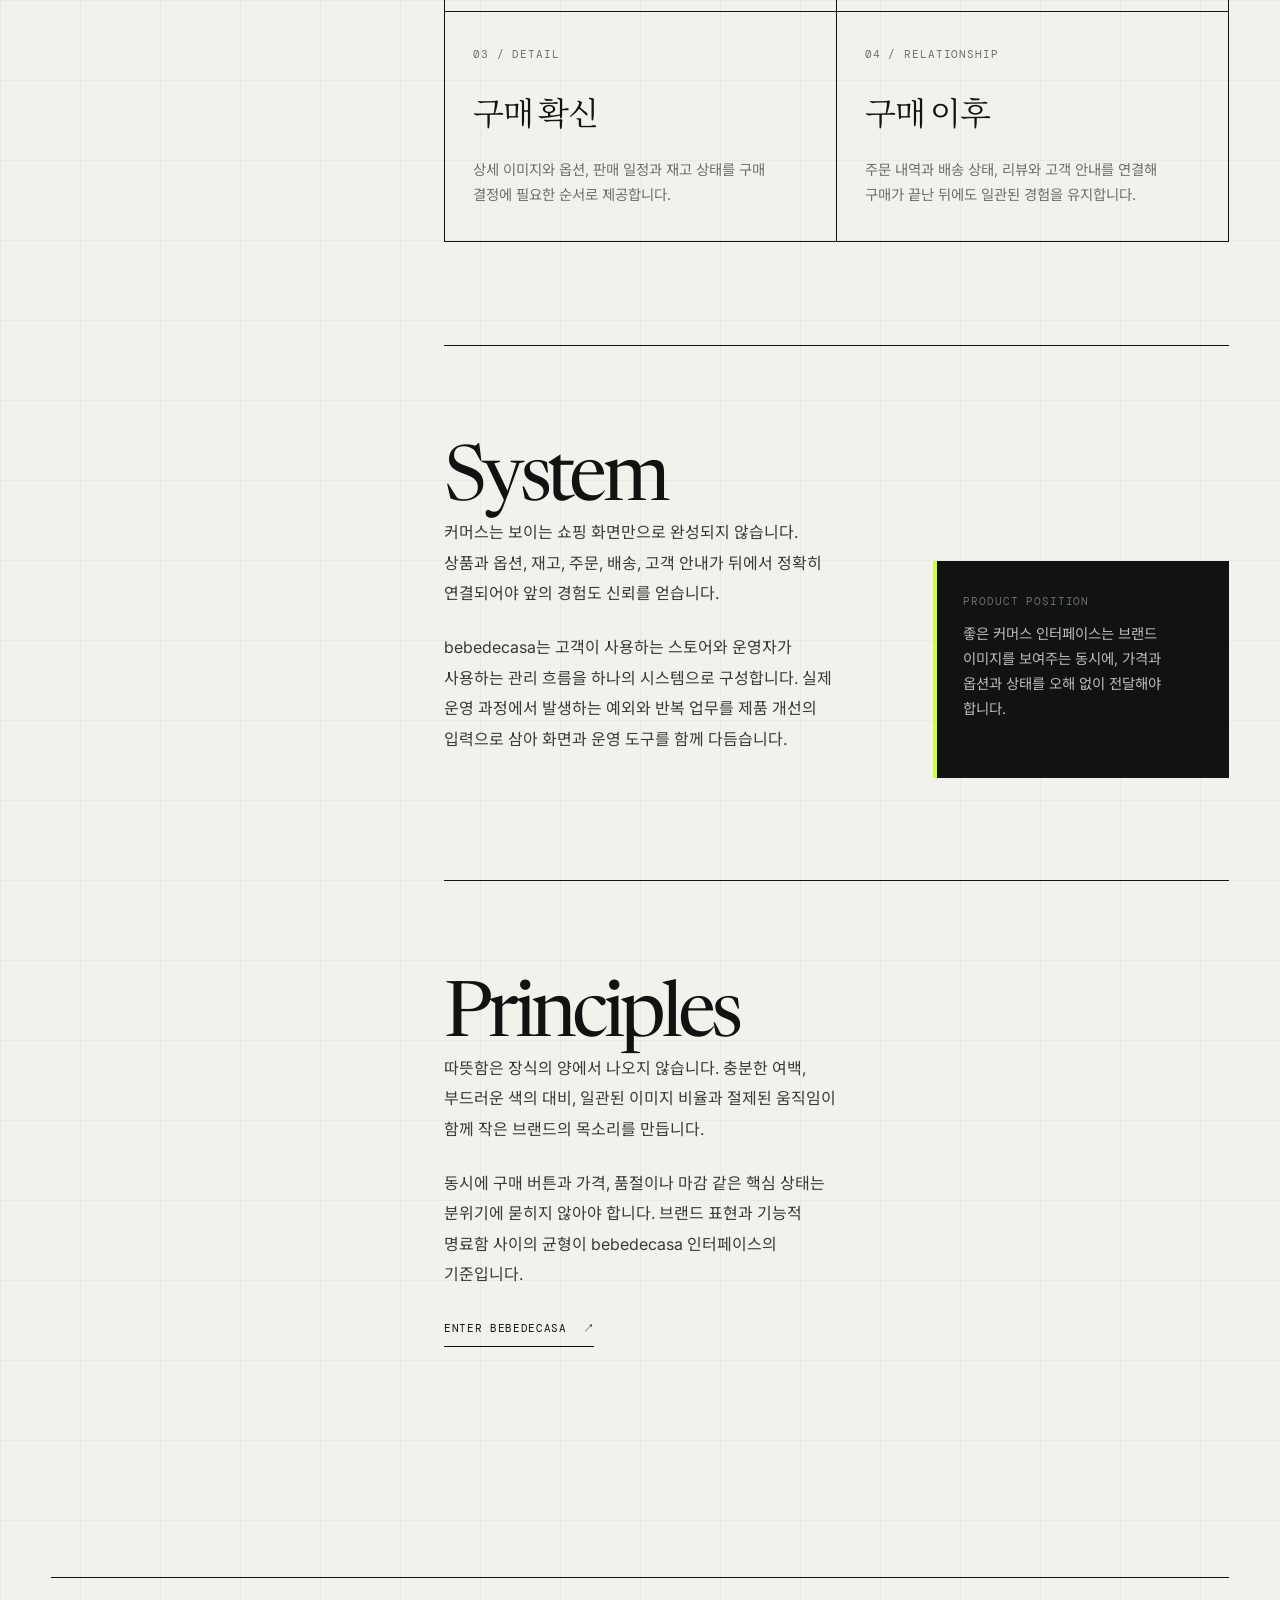
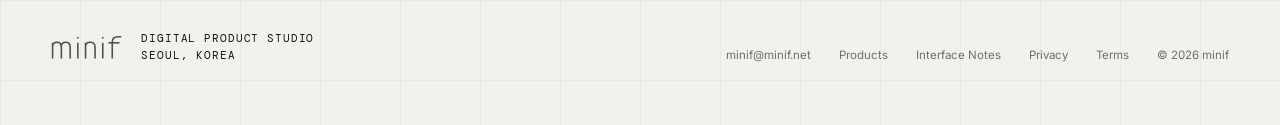
<file: product-bebedecasa.html>
<!doctype html>
<html lang="ko">
  <head>
    <meta charset="utf-8">
    <meta name="viewport" content="width=device-width, initial-scale=1">
    <meta name="description" content="bebedecasa는 아이의 일상에 어울리는 옷을 큐레이션하고 차분한 탐색과 주문 경험을 제공하는 키즈 셀렉트숍입니다.">
    <meta name="google-adsense-account" content="ca-pub-9353405093450953">
    <meta property="og:title" content="bebedecasa — minif">
    <meta property="og:description" content="취향 있는 큐레이션과 차분한 쇼핑 경험을 연결한 키즈 셀렉트숍.">
    <meta property="og:type" content="website">
    <meta property="og:url" content="https://minif.net/product-bebedecasa.html">
    <link rel="canonical" href="https://minif.net/product-bebedecasa.html">
    <title>bebedecasa — minif</title>
    <link rel="icon" href="./assets/minif-favicon.svg" type="image/svg+xml">
    <script async src="https://pagead2.googlesyndication.com/pagead/js/adsbygoogle.js?client=ca-pub-9353405093450953" crossorigin="anonymous"></script>
    <link rel="preconnect" href="https://fonts.googleapis.com">
    <link rel="preconnect" href="https://fonts.gstatic.com" crossorigin>
    <link href="https://fonts.googleapis.com/css2?family=DM+Mono:wght@300;400;500&amp;family=Inter:wght@400;500;600&amp;family=Newsreader:ital,opsz,wght@0,6..72,300;0,6..72,400;1,6..72,300&amp;family=Noto+Sans+KR:wght@400;500;600&amp;family=Noto+Serif+KR:wght@300;400&amp;display=swap" rel="stylesheet">
    <link rel="stylesheet" href="./studio.css">
  </head>
  <body>
    <header class="site-header">
      <a class="brand" href="./index.html" aria-label="minif 홈"><img class="brand-mark" src="./assets/minif-wordmark.svg" alt="minif"><span class="brand-edition">Product studio</span></a>
      <nav class="nav" aria-label="주요 메뉴"><a href="./index.html#products" aria-current="page">Products</a><a href="./design.html">Interface Notes</a><a href="./about.html">Studio</a></nav>
      <span class="header-location">Seoul · KR</span>
    </header>

    <main class="shell">
      <section class="page-hero" aria-labelledby="page-title">
        <p class="section-label">Product / 02</p>
        <h1 class="page-title" id="page-title">bébé<br><em>de casa.</em></h1>
        <div class="page-summary">
          <p>아이의 일상에 자연스럽게 스며드는 옷을 큐레이션하고, 발견부터 주문까지 따뜻하고 차분한 리듬으로 연결한 키즈 셀렉트숍입니다.</p>
          <a class="arrow-link" href="https://bebedecasa.minif.net">Visit the shop <span aria-hidden="true">↗</span></a>
        </div>
      </section>

      <section class="product-detail-hero shop-visual" aria-label="bebedecasa 시각화">
        <div class="shop-frame"><div class="shop-wordmark"><strong>everyday,<br>lovely.</strong><span>Kids · Select · Shop</span></div></div>
      </section>

      <div class="metrics" aria-label="제품 요약">
        <div class="metric"><span class="metric-label">Category</span><strong>Kidswear</strong></div>
        <div class="metric"><span class="metric-label">Experience</span><strong>Mobile first</strong></div>
        <div class="metric"><span class="metric-label">Status</span><strong>In operation</strong></div>
      </div>

      <section class="article-layout">
        <aside class="article-aside">
          <span class="section-label">Product brief</span>
          <nav aria-label="제품 소개 목차"><a href="#overview">01 · Overview</a><a href="#experience">02 · Experience</a><a href="#system">03 · System</a><a href="#principles">04 · Principles</a></nav>
        </aside>
        <div class="article-body">
          <p class="article-lead">상품을 나열하는 화면을 넘어, 발견의 기쁨과 구매의 확신이 자연스럽게 이어지는 작은 상점을 만든다.</p>

          <section class="content-section" id="overview">
            <h2>Overview</h2>
            <div class="content-grid">
              <div class="prose">
                <p>아동복을 고르는 일에는 취향과 실용적인 판단이 동시에 필요합니다. 브랜드와 스타일을 발견하는 즐거움이 있어야 하지만, 사이즈와 가격, 주문 상태처럼 구매에 필요한 정보도 빠르게 확인할 수 있어야 합니다.</p>
                <p>bebedecasa는 큐레이션의 온도와 커머스의 정확성을 하나의 경험으로 연결합니다. 따뜻한 베이지와 잉크 컬러, 세리프 타이포그래피는 작은 편집숍의 분위기를 만들고, 상품 그리드와 명확한 탐색 구조는 모바일에서도 빠른 비교를 돕습니다.</p>
              </div>
              <ol class="principle-list">
                <li><strong>01</strong><span>브랜드의 분위기와 구매 정보를 같은 화면에 조화시킵니다.</span></li>
                <li><strong>02</strong><span>작은 화면에서도 탐색과 비교의 흐름을 유지합니다.</span></li>
                <li><strong>03</strong><span>판매 이후 주문과 배송까지 하나의 제품으로 운영합니다.</span></li>
              </ol>
            </div>
          </section>

          <section class="content-section" id="experience">
            <h2>Experience</h2>
            <div class="text-list">
              <article><span class="mini-label">01 / Curation</span><h3>브랜드 발견</h3><p>시즌과 브랜드별 큐레이션을 통해 상품 목록을 목적 없이 훑는 대신 새로운 취향을 발견하도록 돕습니다.</p></article>
              <article><span class="mini-label">02 / Catalog</span><h3>빠른 비교</h3><p>일관된 비율의 상품 이미지, 이름과 가격 정보를 정돈해 여러 상품을 한눈에 비교할 수 있습니다.</p></article>
              <article><span class="mini-label">03 / Detail</span><h3>구매 확신</h3><p>상세 이미지와 옵션, 판매 일정과 재고 상태를 구매 결정에 필요한 순서로 제공합니다.</p></article>
              <article><span class="mini-label">04 / Relationship</span><h3>구매 이후</h3><p>주문 내역과 배송 상태, 리뷰와 고객 안내를 연결해 구매가 끝난 뒤에도 일관된 경험을 유지합니다.</p></article>
            </div>
          </section>

          <section class="content-section" id="system">
            <h2>System</h2>
            <div class="content-grid">
              <div class="prose">
                <p>커머스는 보이는 쇼핑 화면만으로 완성되지 않습니다. 상품과 옵션, 재고, 주문, 배송, 고객 안내가 뒤에서 정확히 연결되어야 앞의 경험도 신뢰를 얻습니다.</p>
                <p>bebedecasa는 고객이 사용하는 스토어와 운영자가 사용하는 관리 흐름을 하나의 시스템으로 구성합니다. 실제 운영 과정에서 발생하는 예외와 반복 업무를 제품 개선의 입력으로 삼아 화면과 운영 도구를 함께 다듬습니다.</p>
              </div>
              <div class="perspective"><span class="mini-label">Product position</span><p>좋은 커머스 인터페이스는 브랜드 이미지를 보여주는 동시에, 가격과 옵션과 상태를 오해 없이 전달해야 합니다.</p></div>
            </div>
          </section>

          <section class="content-section" id="principles">
            <h2>Principles</h2>
            <div class="content-grid">
              <div class="prose">
                <p>따뜻함은 장식의 양에서 나오지 않습니다. 충분한 여백, 부드러운 색의 대비, 일관된 이미지 비율과 절제된 움직임이 함께 작은 브랜드의 목소리를 만듭니다.</p>
                <p>동시에 구매 버튼과 가격, 품절이나 마감 같은 핵심 상태는 분위기에 묻히지 않아야 합니다. 브랜드 표현과 기능적 명료함 사이의 균형이 bebedecasa 인터페이스의 기준입니다.</p>
                <a class="arrow-link" href="https://bebedecasa.minif.net">Enter bebedecasa <span aria-hidden="true">↗</span></a>
              </div>
            </div>
          </section>
        </div>
      </section>
    </main>

    <footer class="site-footer">
      <div class="footer-brand"><img src="./assets/minif-wordmark.svg" alt="minif"><span class="footer-label">Digital product studio<br>Seoul, Korea</span></div>
      <div class="footer-links"><a href="mailto:minif@minif.net">minif@minif.net</a><a href="./index.html#products">Products</a><a href="./design.html">Interface Notes</a><a href="./privacy.html">Privacy</a><a href="./terms.html">Terms</a><span>© 2026 minif</span></div>
    </footer>
  </body>
</html>
</file>
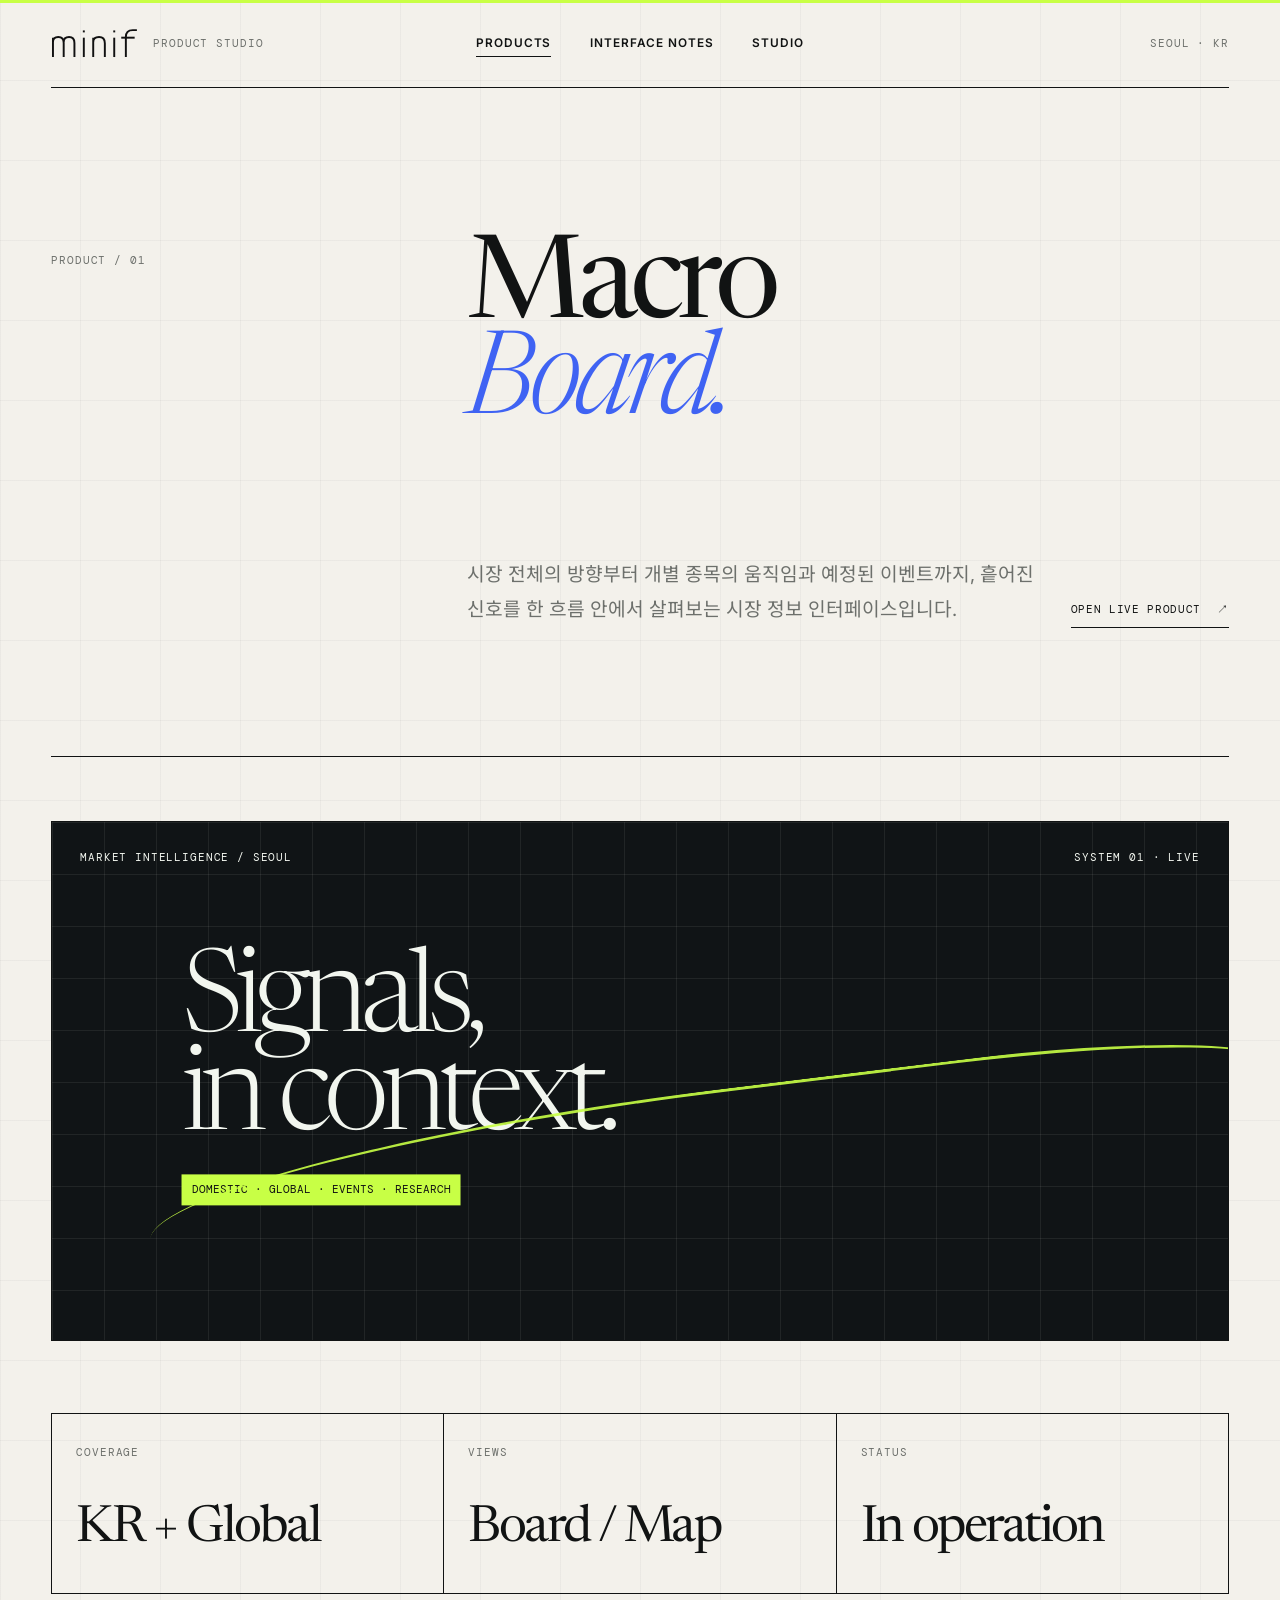
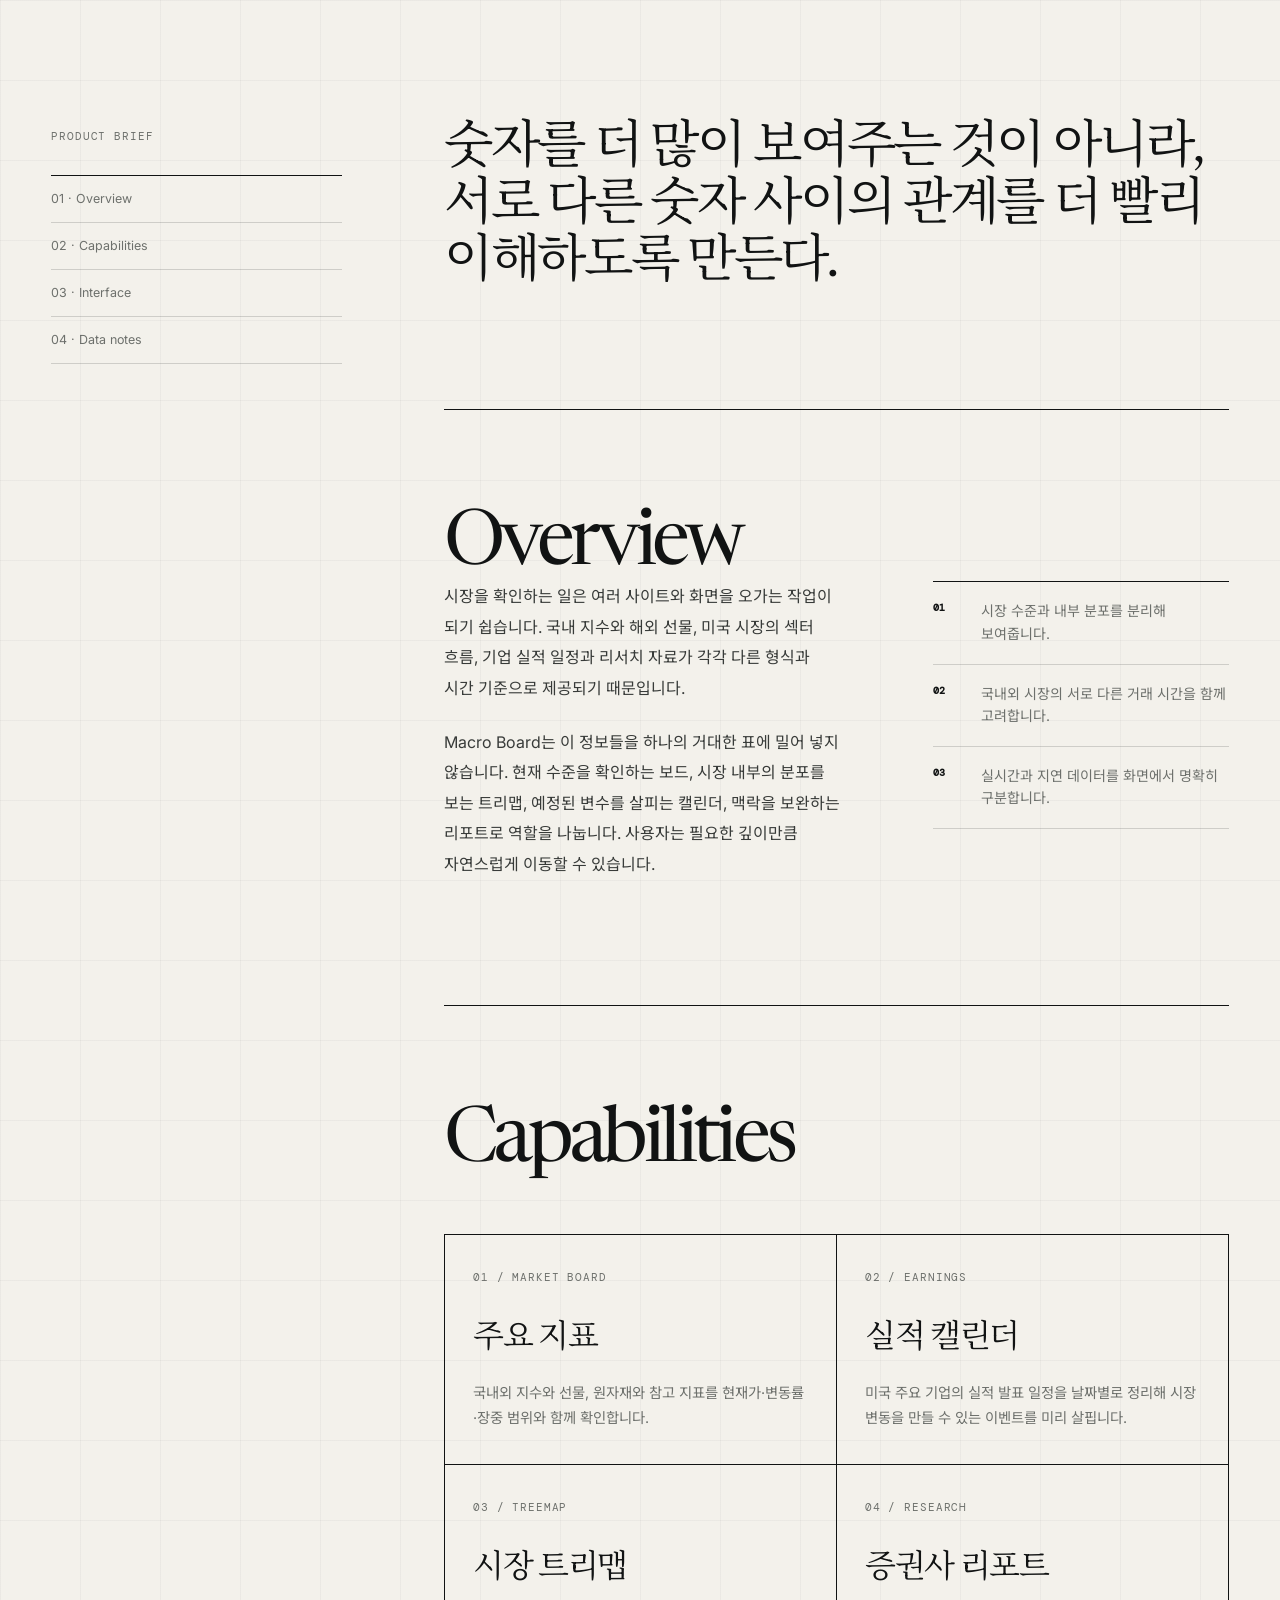
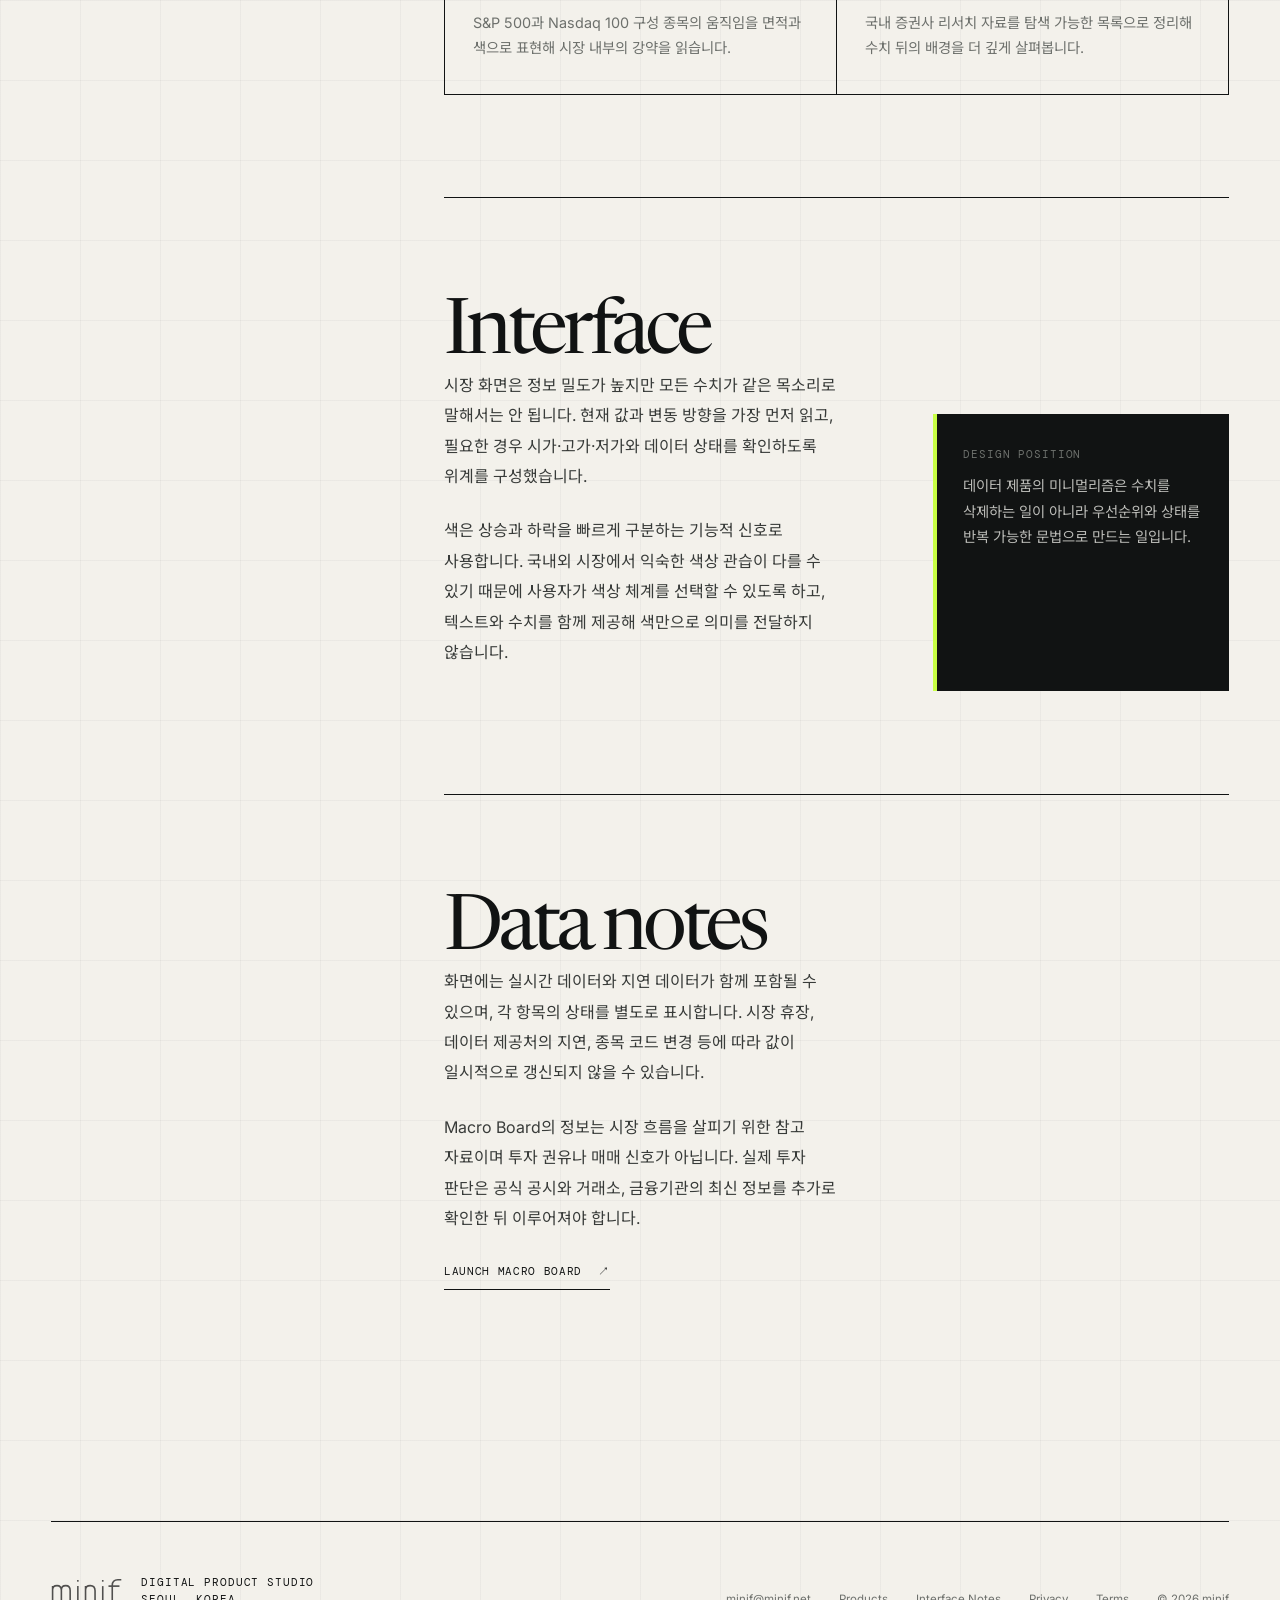
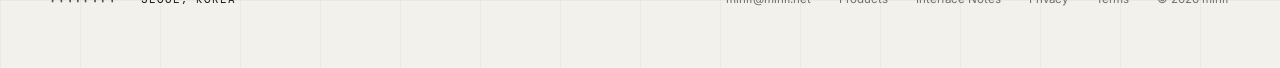
<file: product-macro-board.html>
<!doctype html>
<html lang="ko">
  <head>
    <meta charset="utf-8">
    <meta name="viewport" content="width=device-width, initial-scale=1">
    <meta name="description" content="Macro Board는 국내외 주요 지수, 선물, 실적 일정, 시장 트리맵과 증권사 리포트를 연결한 시장 정보 대시보드입니다.">
    <meta name="google-adsense-account" content="ca-pub-9353405093450953">
    <meta property="og:title" content="Macro Board — minif">
    <meta property="og:description" content="흩어진 시장 신호를 한 흐름으로 정리하는 시장 정보 인터페이스.">
    <meta property="og:type" content="website">
    <meta property="og:url" content="https://minif.net/product-macro-board.html">
    <link rel="canonical" href="https://minif.net/product-macro-board.html">
    <title>Macro Board — minif</title>
    <link rel="icon" href="./assets/minif-favicon.svg" type="image/svg+xml">
    <script async src="https://pagead2.googlesyndication.com/pagead/js/adsbygoogle.js?client=ca-pub-9353405093450953" crossorigin="anonymous"></script>
    <link rel="preconnect" href="https://fonts.googleapis.com">
    <link rel="preconnect" href="https://fonts.gstatic.com" crossorigin>
    <link href="https://fonts.googleapis.com/css2?family=DM+Mono:wght@300;400;500&amp;family=Inter:wght@400;500;600&amp;family=Newsreader:ital,opsz,wght@0,6..72,300;0,6..72,400;1,6..72,300&amp;family=Noto+Sans+KR:wght@400;500;600&amp;family=Noto+Serif+KR:wght@300;400&amp;display=swap" rel="stylesheet">
    <link rel="stylesheet" href="./studio.css">
  </head>
  <body>
    <header class="site-header">
      <a class="brand" href="./index.html" aria-label="minif 홈">
        <img class="brand-mark" src="./assets/minif-wordmark.svg" alt="minif">
        <span class="brand-edition">Product studio</span>
      </a>
      <nav class="nav" aria-label="주요 메뉴">
        <a href="./index.html#products" aria-current="page">Products</a>
        <a href="./design.html">Interface Notes</a>
        <a href="./about.html">Studio</a>
      </nav>
      <span class="header-location">Seoul · KR</span>
    </header>

    <main class="shell">
      <section class="page-hero" aria-labelledby="page-title">
        <p class="section-label">Product / 01</p>
        <h1 class="page-title" id="page-title">Macro<br><em>Board.</em></h1>
        <div class="page-summary">
          <p>시장 전체의 방향부터 개별 종목의 움직임과 예정된 이벤트까지, 흩어진 신호를 한 흐름 안에서 살펴보는 시장 정보 인터페이스입니다.</p>
          <a class="arrow-link" href="https://chart.minif.net">Open live product <span aria-hidden="true">↗</span></a>
        </div>
      </section>

      <section class="product-detail-hero market-visual" aria-label="Macro Board 시각화">
        <div class="market-grid"></div>
        <div class="market-ticker"><span>Market intelligence / Seoul</span><span>System 01 · Live</span></div>
        <div class="market-value"><strong>Signals,<br>in context.</strong><span>DOMESTIC · GLOBAL · EVENTS · RESEARCH</span></div>
        <div class="market-line"></div>
      </section>

      <div class="metrics" aria-label="제품 요약">
        <div class="metric"><span class="metric-label">Coverage</span><strong>KR + Global</strong></div>
        <div class="metric"><span class="metric-label">Views</span><strong>Board / Map</strong></div>
        <div class="metric"><span class="metric-label">Status</span><strong>In operation</strong></div>
      </div>

      <section class="article-layout">
        <aside class="article-aside">
          <span class="section-label">Product brief</span>
          <nav aria-label="제품 소개 목차">
            <a href="#overview">01 · Overview</a>
            <a href="#capabilities">02 · Capabilities</a>
            <a href="#interface">03 · Interface</a>
            <a href="#data">04 · Data notes</a>
          </nav>
        </aside>

        <div class="article-body">
          <p class="article-lead">숫자를 더 많이 보여주는 것이 아니라, 서로 다른 숫자 사이의 관계를 더 빨리 이해하도록 만든다.</p>

          <section class="content-section" id="overview">
            <h2>Overview</h2>
            <div class="content-grid">
              <div class="prose">
                <p>시장을 확인하는 일은 여러 사이트와 화면을 오가는 작업이 되기 쉽습니다. 국내 지수와 해외 선물, 미국 시장의 섹터 흐름, 기업 실적 일정과 리서치 자료가 각각 다른 형식과 시간 기준으로 제공되기 때문입니다.</p>
                <p>Macro Board는 이 정보들을 하나의 거대한 표에 밀어 넣지 않습니다. 현재 수준을 확인하는 보드, 시장 내부의 분포를 보는 트리맵, 예정된 변수를 살피는 캘린더, 맥락을 보완하는 리포트로 역할을 나눕니다. 사용자는 필요한 깊이만큼 자연스럽게 이동할 수 있습니다.</p>
              </div>
              <ol class="principle-list">
                <li><strong>01</strong><span>시장 수준과 내부 분포를 분리해 보여줍니다.</span></li>
                <li><strong>02</strong><span>국내외 시장의 서로 다른 거래 시간을 함께 고려합니다.</span></li>
                <li><strong>03</strong><span>실시간과 지연 데이터를 화면에서 명확히 구분합니다.</span></li>
              </ol>
            </div>
          </section>

          <section class="content-section" id="capabilities">
            <h2>Capabilities</h2>
            <div class="text-list">
              <article><span class="mini-label">01 / Market board</span><h3>주요 지표</h3><p>국내외 지수와 선물, 원자재와 참고 지표를 현재가·변동률·장중 범위와 함께 확인합니다.</p></article>
              <article><span class="mini-label">02 / Earnings</span><h3>실적 캘린더</h3><p>미국 주요 기업의 실적 발표 일정을 날짜별로 정리해 시장 변동을 만들 수 있는 이벤트를 미리 살핍니다.</p></article>
              <article><span class="mini-label">03 / Treemap</span><h3>시장 트리맵</h3><p>S&amp;P 500과 Nasdaq 100 구성 종목의 움직임을 면적과 색으로 표현해 시장 내부의 강약을 읽습니다.</p></article>
              <article><span class="mini-label">04 / Research</span><h3>증권사 리포트</h3><p>국내 증권사 리서치 자료를 탐색 가능한 목록으로 정리해 수치 뒤의 배경을 더 깊게 살펴봅니다.</p></article>
            </div>
          </section>

          <section class="content-section" id="interface">
            <h2>Interface</h2>
            <div class="content-grid">
              <div class="prose">
                <p>시장 화면은 정보 밀도가 높지만 모든 수치가 같은 목소리로 말해서는 안 됩니다. 현재 값과 변동 방향을 가장 먼저 읽고, 필요한 경우 시가·고가·저가와 데이터 상태를 확인하도록 위계를 구성했습니다.</p>
                <p>색은 상승과 하락을 빠르게 구분하는 기능적 신호로 사용합니다. 국내외 시장에서 익숙한 색상 관습이 다를 수 있기 때문에 사용자가 색상 체계를 선택할 수 있도록 하고, 텍스트와 수치를 함께 제공해 색만으로 의미를 전달하지 않습니다.</p>
              </div>
              <div class="perspective">
                <span class="mini-label">Design position</span>
                <p>데이터 제품의 미니멀리즘은 수치를 삭제하는 일이 아니라 우선순위와 상태를 반복 가능한 문법으로 만드는 일입니다.</p>
              </div>
            </div>
          </section>

          <section class="content-section" id="data">
            <h2>Data notes</h2>
            <div class="content-grid">
              <div class="prose">
                <p>화면에는 실시간 데이터와 지연 데이터가 함께 포함될 수 있으며, 각 항목의 상태를 별도로 표시합니다. 시장 휴장, 데이터 제공처의 지연, 종목 코드 변경 등에 따라 값이 일시적으로 갱신되지 않을 수 있습니다.</p>
                <p>Macro Board의 정보는 시장 흐름을 살피기 위한 참고 자료이며 투자 권유나 매매 신호가 아닙니다. 실제 투자 판단은 공식 공시와 거래소, 금융기관의 최신 정보를 추가로 확인한 뒤 이루어져야 합니다.</p>
                <a class="arrow-link" href="https://chart.minif.net">Launch Macro Board <span aria-hidden="true">↗</span></a>
              </div>
            </div>
          </section>
        </div>
      </section>
    </main>

    <footer class="site-footer">
      <div class="footer-brand"><img src="./assets/minif-wordmark.svg" alt="minif"><span class="footer-label">Digital product studio<br>Seoul, Korea</span></div>
      <div class="footer-links"><a href="mailto:minif@minif.net">minif@minif.net</a><a href="./index.html#products">Products</a><a href="./design.html">Interface Notes</a><a href="./privacy.html">Privacy</a><a href="./terms.html">Terms</a><span>© 2026 minif</span></div>
    </footer>
  </body>
</html>
</file>
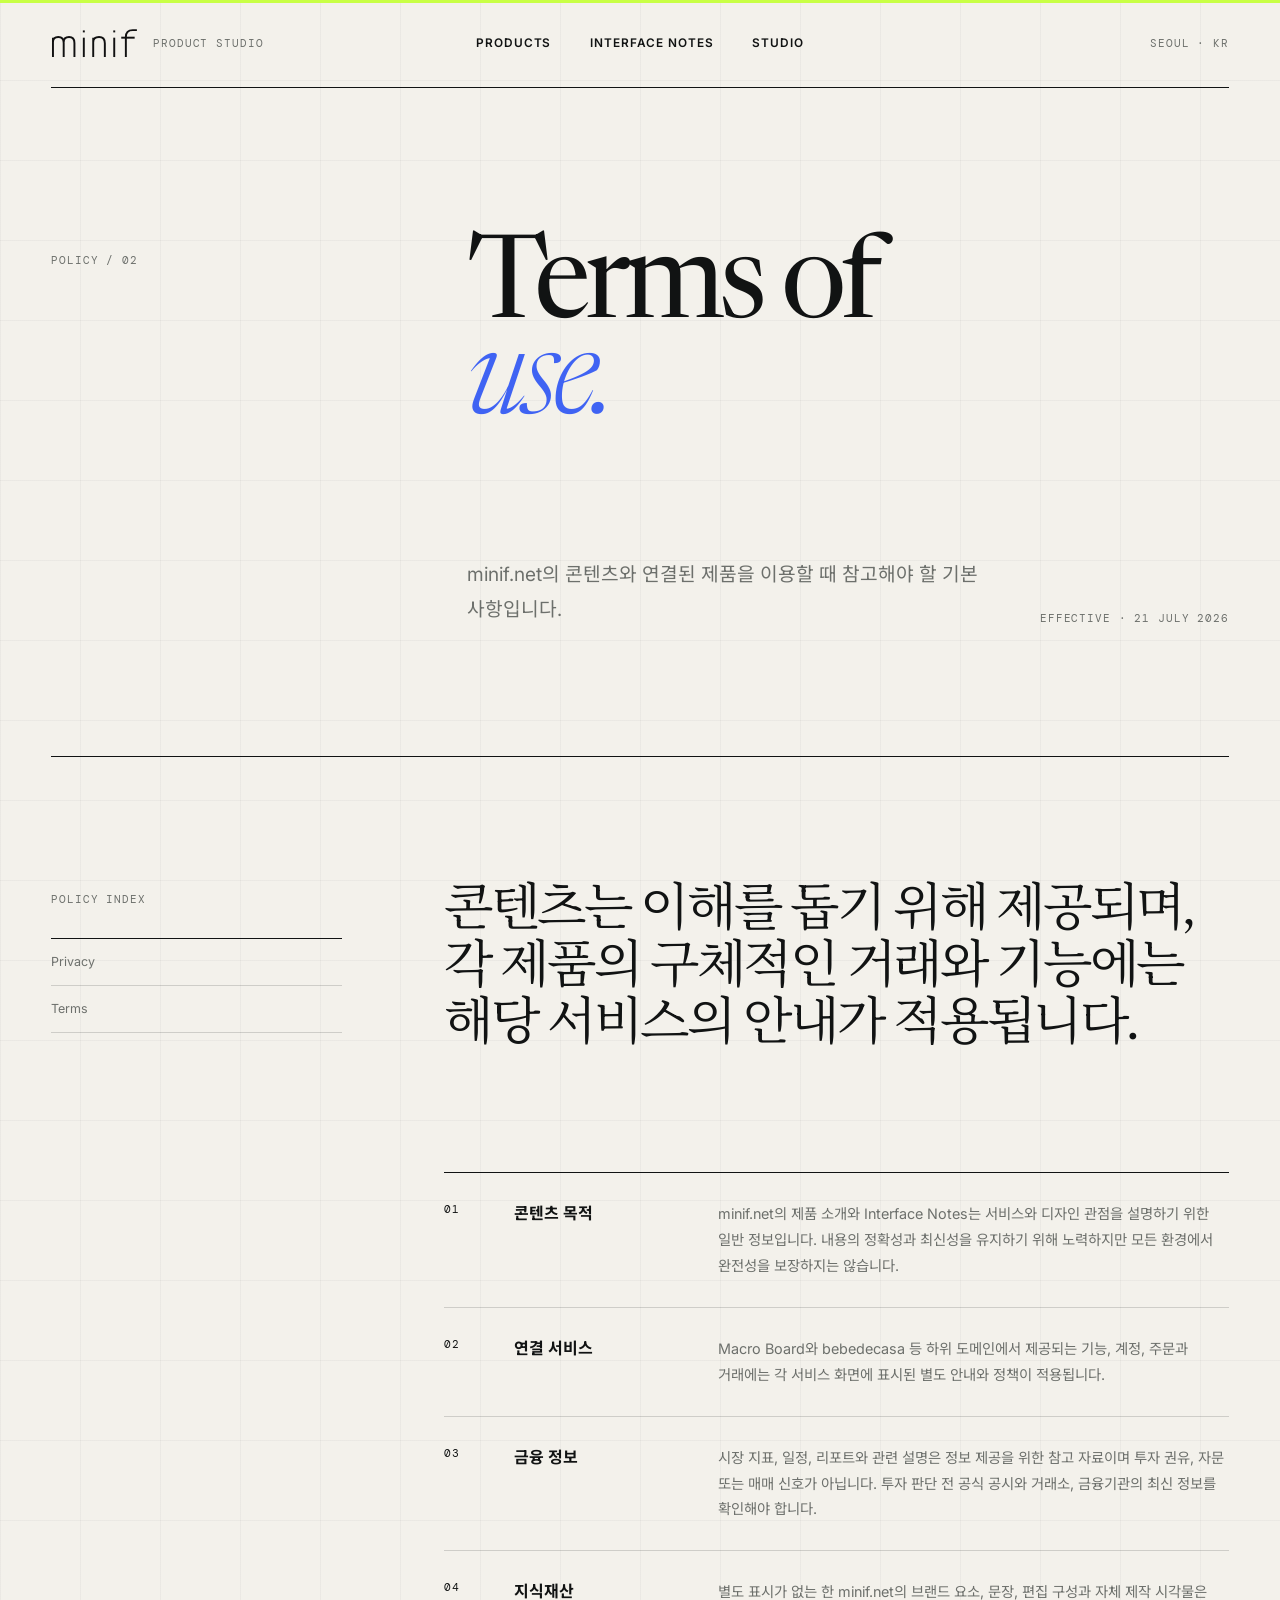
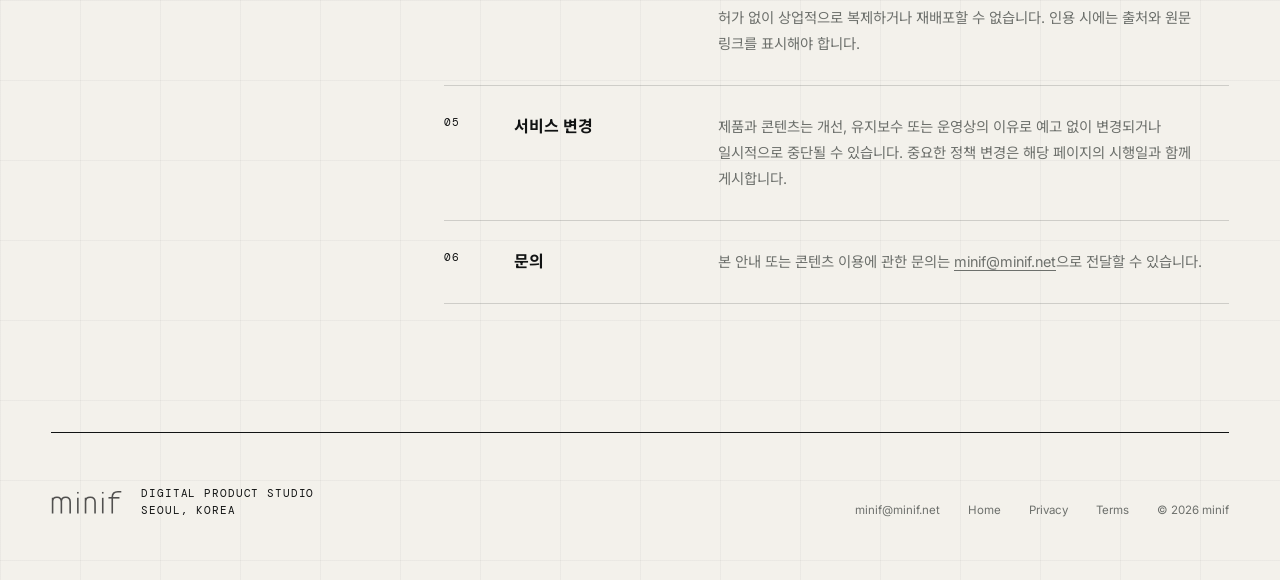
<file: terms.html>
<!doctype html>
<html lang="ko">
  <head>
    <meta charset="utf-8">
    <meta name="viewport" content="width=device-width, initial-scale=1">
    <meta name="description" content="minif.net 콘텐츠와 연결 서비스 이용에 관한 기본 안내입니다.">
    <meta name="google-adsense-account" content="ca-pub-9353405093450953">
    <link rel="canonical" href="https://minif.net/terms.html">
    <title>Terms — minif</title>
    <link rel="icon" href="./assets/minif-favicon.svg" type="image/svg+xml">
    <script async src="https://pagead2.googlesyndication.com/pagead/js/adsbygoogle.js?client=ca-pub-9353405093450953" crossorigin="anonymous"></script>
    <link rel="preconnect" href="https://fonts.googleapis.com"><link rel="preconnect" href="https://fonts.gstatic.com" crossorigin>
    <link href="https://fonts.googleapis.com/css2?family=DM+Mono:wght@300;400;500&amp;family=Inter:wght@400;500;600&amp;family=Newsreader:ital,opsz,wght@0,6..72,300;0,6..72,400;1,6..72,300&amp;family=Noto+Sans+KR:wght@400;500;600&amp;family=Noto+Serif+KR:wght@300;400&amp;display=swap" rel="stylesheet">
    <link rel="stylesheet" href="./studio.css">
  </head>
  <body>
    <header class="site-header"><a class="brand" href="./index.html" aria-label="minif 홈"><img class="brand-mark" src="./assets/minif-wordmark.svg" alt="minif"><span class="brand-edition">Product studio</span></a><nav class="nav" aria-label="주요 메뉴"><a href="./index.html#products">Products</a><a href="./design.html">Interface Notes</a><a href="./about.html">Studio</a></nav><span class="header-location">Seoul · KR</span></header>
    <main class="shell">
      <section class="page-hero" aria-labelledby="page-title"><p class="section-label">Policy / 02</p><h1 class="page-title" id="page-title">Terms of<br><em>use.</em></h1><div class="page-summary"><p>minif.net의 콘텐츠와 연결된 제품을 이용할 때 참고해야 할 기본 사항입니다.</p><span class="article-meta">Effective · 21 July 2026</span></div></section>
      <section class="article-layout">
        <aside class="article-aside"><span class="section-label">Policy index</span><nav aria-label="정책 문서"><a href="./privacy.html">Privacy</a><a href="./terms.html" aria-current="page">Terms</a></nav></aside>
        <div class="article-body">
          <p class="article-lead">콘텐츠는 이해를 돕기 위해 제공되며, 각 제품의 구체적인 거래와 기능에는 해당 서비스의 안내가 적용됩니다.</p>
          <ol class="policy-list">
            <li><span class="term-number">01</span><h2>콘텐츠 목적</h2><p>minif.net의 제품 소개와 Interface Notes는 서비스와 디자인 관점을 설명하기 위한 일반 정보입니다. 내용의 정확성과 최신성을 유지하기 위해 노력하지만 모든 환경에서 완전성을 보장하지는 않습니다.</p></li>
            <li><span class="term-number">02</span><h2>연결 서비스</h2><p>Macro Board와 bebedecasa 등 하위 도메인에서 제공되는 기능, 계정, 주문과 거래에는 각 서비스 화면에 표시된 별도 안내와 정책이 적용됩니다.</p></li>
            <li><span class="term-number">03</span><h2>금융 정보</h2><p>시장 지표, 일정, 리포트와 관련 설명은 정보 제공을 위한 참고 자료이며 투자 권유, 자문 또는 매매 신호가 아닙니다. 투자 판단 전 공식 공시와 거래소, 금융기관의 최신 정보를 확인해야 합니다.</p></li>
            <li><span class="term-number">04</span><h2>지식재산</h2><p>별도 표시가 없는 한 minif.net의 브랜드 요소, 문장, 편집 구성과 자체 제작 시각물은 허가 없이 상업적으로 복제하거나 재배포할 수 없습니다. 인용 시에는 출처와 원문 링크를 표시해야 합니다.</p></li>
            <li><span class="term-number">05</span><h2>서비스 변경</h2><p>제품과 콘텐츠는 개선, 유지보수 또는 운영상의 이유로 예고 없이 변경되거나 일시적으로 중단될 수 있습니다. 중요한 정책 변경은 해당 페이지의 시행일과 함께 게시합니다.</p></li>
            <li><span class="term-number">06</span><h2>문의</h2><p>본 안내 또는 콘텐츠 이용에 관한 문의는 <a class="inline-link" href="mailto:minif@minif.net">minif@minif.net</a>으로 전달할 수 있습니다.</p></li>
          </ol>
        </div>
      </section>
    </main>
    <footer class="site-footer"><div class="footer-brand"><img src="./assets/minif-wordmark.svg" alt="minif"><span class="footer-label">Digital product studio<br>Seoul, Korea</span></div><div class="footer-links"><a href="mailto:minif@minif.net">minif@minif.net</a><a href="./index.html">Home</a><a href="./privacy.html">Privacy</a><a href="./terms.html">Terms</a><span>© 2026 minif</span></div></footer>
  </body>
</html>
</file>
<file: studio.css>
:root {
  --paper: #f3f1eb;
  --paper-strong: #faf9f5;
  --ink: #111313;
  --ink-soft: #242727;
  --muted: #6d706c;
  --line: rgba(17, 19, 19, 0.16);
  --line-strong: rgba(17, 19, 19, 0.34);
  --acid: #c8ff45;
  --blue: #3f63f3;
  --rose: #d6a899;
  --serif: "Newsreader", "Noto Serif KR", Georgia, serif;
  --sans: "Inter", "Noto Sans KR", system-ui, sans-serif;
  --mono: "DM Mono", "SFMono-Regular", Consolas, monospace;
  --max: 1360px;
  --page: clamp(20px, 4vw, 64px);
}

* {
  box-sizing: border-box;
}

html {
  scroll-behavior: smooth;
  overflow-x: clip;
  background: var(--paper);
  color: var(--ink);
  font-family: var(--sans);
  font-size: 16px;
  line-height: 1.6;
  word-break: keep-all;
}

body {
  min-width: 320px;
  margin: 0;
  overflow-x: clip;
  background:
    linear-gradient(rgba(17, 19, 19, 0.035) 1px, transparent 1px),
    linear-gradient(90deg, rgba(17, 19, 19, 0.035) 1px, transparent 1px),
    var(--paper);
  background-size: 80px 80px;
}

body::before {
  position: fixed;
  z-index: 20;
  top: 0;
  right: 0;
  left: 0;
  height: 3px;
  background: var(--acid);
  content: "";
}

a {
  color: inherit;
  text-decoration: none;
}

img,
svg {
  display: block;
  max-width: 100%;
}

button,
input {
  font: inherit;
}

::selection {
  background: var(--acid);
  color: var(--ink);
}

.site-header,
.site-footer,
.shell {
  width: min(calc(100% - (var(--page) * 2)), var(--max));
  margin: 0 auto;
}

.site-header {
  display: grid;
  grid-template-columns: 1fr auto 1fr;
  align-items: center;
  min-height: 88px;
  border-bottom: 1px solid var(--ink);
}

.brand {
  display: inline-flex;
  align-items: center;
  gap: 14px;
  justify-self: start;
}

.brand-mark {
  width: 88px;
  height: auto;
}

.brand-edition,
.header-location,
.eyebrow,
.section-label,
.product-index,
.product-type,
.article-meta,
.footer-label,
.term-number,
.mini-label,
.metric-label {
  font-family: var(--mono);
  font-size: 0.68rem;
  letter-spacing: 0.08em;
  text-transform: uppercase;
}

.brand-edition,
.header-location {
  color: var(--muted);
}

.nav {
  display: flex;
  align-items: center;
  justify-content: center;
  gap: clamp(20px, 3vw, 42px);
  font-size: 0.74rem;
  font-weight: 600;
  letter-spacing: 0.08em;
  text-transform: uppercase;
}

.nav a,
.footer-links a {
  position: relative;
}

.nav a::after,
.footer-links a::after {
  position: absolute;
  right: 0;
  bottom: -4px;
  left: 0;
  height: 1px;
  background: currentColor;
  content: "";
  transform: scaleX(0);
  transform-origin: right;
  transition: transform 180ms ease;
}

.nav a:hover::after,
.nav a[aria-current="page"]::after,
.footer-links a:hover::after {
  transform: scaleX(1);
  transform-origin: left;
}

.header-location {
  justify-self: end;
}

.hero {
  display: grid;
  grid-template-columns: minmax(0, 1.55fr) minmax(280px, 0.45fr);
  min-height: min(790px, calc(100svh - 88px));
  border-bottom: 1px solid var(--ink);
}

.hero-main {
  display: flex;
  flex-direction: column;
  justify-content: space-between;
  padding: clamp(36px, 5vw, 72px) clamp(24px, 5vw, 72px) clamp(40px, 5vw, 68px) 0;
  border-right: 1px solid var(--ink);
}

.eyebrow,
.section-label,
.article-meta,
.mini-label,
.metric-label {
  color: var(--muted);
}

.eyebrow {
  display: flex;
  align-items: center;
  gap: 12px;
  margin: 0;
}

.eyebrow::before {
  width: 8px;
  height: 8px;
  border-radius: 50%;
  background: var(--acid);
  box-shadow: 0 0 0 4px rgba(200, 255, 69, 0.22);
  content: "";
}

.hero h1 {
  max-width: 1000px;
  margin: clamp(80px, 12vh, 150px) 0;
  font-family: var(--serif);
  font-size: clamp(4.2rem, 9.2vw, 9.2rem);
  font-weight: 400;
  letter-spacing: -0.075em;
  line-height: 0.82;
}

.hero h1 em {
  color: var(--blue);
  font-style: italic;
  font-weight: 300;
}

.hero-bottom {
  display: grid;
  grid-template-columns: minmax(0, 560px) auto;
  align-items: end;
  justify-content: space-between;
  gap: 32px;
}

.hero-copy {
  margin: 0;
  color: var(--ink-soft);
  font-size: clamp(1.02rem, 1.45vw, 1.28rem);
  font-weight: 400;
  letter-spacing: -0.025em;
  line-height: 1.75;
}

.arrow-link {
  display: inline-flex;
  align-items: center;
  gap: 16px;
  padding-bottom: 8px;
  border-bottom: 1px solid currentColor;
  font-family: var(--mono);
  font-size: 0.7rem;
  letter-spacing: 0.06em;
  text-transform: uppercase;
  white-space: nowrap;
}

.arrow-link span {
  transition: transform 180ms ease;
}

.arrow-link:hover span {
  transform: translateX(5px);
}

.hero-index {
  display: flex;
  flex-direction: column;
  justify-content: space-between;
  padding: clamp(34px, 4vw, 58px) 0 clamp(40px, 5vw, 68px) clamp(24px, 4vw, 52px);
}

.hero-index-top {
  display: flex;
  justify-content: space-between;
  gap: 16px;
}

.hero-index-count {
  font-family: var(--serif);
  font-size: 3.8rem;
  font-weight: 300;
  letter-spacing: -0.06em;
  line-height: 0.9;
}

.hero-index-list {
  border-top: 1px solid var(--ink);
}

.hero-index-list a {
  display: grid;
  grid-template-columns: 36px 1fr auto;
  align-items: center;
  gap: 12px;
  min-height: 70px;
  border-bottom: 1px solid var(--line-strong);
  transition: padding 180ms ease, background 180ms ease;
}

.hero-index-list a:hover {
  padding: 0 10px;
  background: var(--acid);
}

.hero-index-list small {
  color: var(--muted);
  font-family: var(--mono);
  font-size: 0.62rem;
}

.section {
  padding: clamp(88px, 11vw, 160px) 0;
  border-bottom: 1px solid var(--ink);
}

.section-intro {
  display: grid;
  grid-template-columns: minmax(180px, 0.3fr) minmax(0, 0.7fr);
  gap: clamp(32px, 7vw, 110px);
  margin-bottom: clamp(48px, 7vw, 92px);
}

.section-intro h2,
.editorial-callout h2,
.page-title,
.article-title {
  margin: 0;
  font-family: var(--serif);
  font-weight: 400;
  letter-spacing: -0.055em;
}

.section-intro h2 {
  max-width: 920px;
  font-size: clamp(3rem, 6.6vw, 6.9rem);
  line-height: 0.94;
}

.section-intro-copy {
  grid-column: 2;
  display: grid;
  grid-template-columns: minmax(0, 1fr) auto;
  gap: 32px;
  align-items: end;
}

.section-intro-copy p {
  max-width: 690px;
  margin: 0;
  color: var(--muted);
  font-size: 1.04rem;
  line-height: 1.85;
}

.product-grid {
  display: grid;
  grid-template-columns: repeat(2, minmax(0, 1fr));
  border-top: 1px solid var(--ink);
  border-left: 1px solid var(--ink);
}

.product-card {
  display: grid;
  grid-template-rows: minmax(320px, 0.9fr) auto;
  min-height: 680px;
  border-right: 1px solid var(--ink);
  border-bottom: 1px solid var(--ink);
  background: var(--paper-strong);
}

.product-visual {
  position: relative;
  min-height: 360px;
  overflow: hidden;
}

.product-card-content {
  display: grid;
  grid-template-columns: 48px 1fr;
  gap: 24px;
  padding: clamp(28px, 4vw, 52px);
  border-top: 1px solid var(--ink);
}

.product-card h3 {
  margin: 0 0 16px;
  font-family: var(--serif);
  font-size: clamp(2.6rem, 5vw, 5.1rem);
  font-weight: 400;
  letter-spacing: -0.06em;
  line-height: 0.92;
}

.product-card-content p {
  max-width: 560px;
  margin: 0 0 28px;
  color: var(--muted);
  line-height: 1.75;
}

.product-index,
.product-type {
  color: var(--muted);
}

.product-type {
  display: inline-flex;
  margin-bottom: 24px;
}

.market-visual {
  padding: 28px;
  background: #101416;
  color: #f2f6ef;
}

.market-grid {
  position: absolute;
  inset: 0;
  background-image:
    linear-gradient(rgba(255, 255, 255, 0.07) 1px, transparent 1px),
    linear-gradient(90deg, rgba(255, 255, 255, 0.07) 1px, transparent 1px);
  background-size: 52px 52px;
}

.market-ticker {
  position: relative;
  z-index: 1;
  display: flex;
  justify-content: space-between;
  font-family: var(--mono);
  font-size: 0.66rem;
  letter-spacing: 0.08em;
  text-transform: uppercase;
}

.market-value {
  position: absolute;
  z-index: 1;
  top: 50%;
  left: 50%;
  width: 78%;
  transform: translate(-50%, -50%);
}

.market-value strong {
  display: block;
  font-family: var(--serif);
  font-size: clamp(4rem, 9vw, 8.7rem);
  font-weight: 300;
  letter-spacing: -0.07em;
  line-height: 0.85;
}

.market-value span {
  display: inline-flex;
  margin-top: 22px;
  padding: 7px 10px;
  background: var(--acid);
  color: var(--ink);
  font-family: var(--mono);
  font-size: 0.68rem;
}

.market-line {
  position: absolute;
  z-index: 1;
  right: -4%;
  bottom: 18%;
  left: 8%;
  height: 30%;
  border-top: 3px solid var(--acid);
  border-radius: 50% 30% 0 0;
  opacity: 0.9;
  transform: rotate(-7deg) skewX(-22deg);
}

.shop-visual {
  display: grid;
  place-items: center;
  padding: clamp(28px, 5vw, 64px);
  background:
    radial-gradient(circle at 22% 16%, rgba(255, 255, 255, 0.85), transparent 32%),
    linear-gradient(145deg, #eadfd1, #d7b5a8);
}

.shop-frame {
  position: relative;
  width: min(80%, 430px);
  aspect-ratio: 4 / 5;
  padding: 30px;
  border: 1px solid rgba(56, 44, 36, 0.35);
  background: rgba(250, 247, 242, 0.72);
  box-shadow: 0 30px 70px rgba(64, 42, 34, 0.2);
  text-align: center;
}

.shop-frame::before,
.shop-frame::after {
  position: absolute;
  border: 1px solid rgba(56, 44, 36, 0.18);
  border-radius: 50%;
  content: "";
}

.shop-frame::before {
  top: 18%;
  left: 12%;
  width: 38%;
  aspect-ratio: 1;
}

.shop-frame::after {
  right: 9%;
  bottom: 12%;
  width: 52%;
  aspect-ratio: 1;
}

.shop-wordmark {
  position: relative;
  z-index: 1;
  display: flex;
  height: 100%;
  flex-direction: column;
  align-items: center;
  justify-content: center;
}

.shop-wordmark strong {
  font-family: var(--serif);
  font-size: clamp(2.5rem, 5vw, 4.8rem);
  font-weight: 400;
  letter-spacing: -0.055em;
  line-height: 0.9;
}

.shop-wordmark span {
  margin-top: 20px;
  font-family: var(--mono);
  font-size: 0.62rem;
  letter-spacing: 0.3em;
  text-transform: uppercase;
}

.notes-grid {
  display: grid;
  grid-template-columns: repeat(4, minmax(0, 1fr));
  border-top: 1px solid var(--ink);
  border-left: 1px solid var(--ink);
}

.note-card {
  min-width: 0;
  border-right: 1px solid var(--ink);
  border-bottom: 1px solid var(--ink);
  background: var(--paper-strong);
}

.note-demo {
  display: grid;
  min-height: 260px;
  place-items: center;
  overflow: hidden;
  border-bottom: 1px solid var(--ink);
}

.note-content {
  padding: 26px;
}

.note-content h3 {
  margin: 20px 0 12px;
  font-family: var(--serif);
  font-size: clamp(2rem, 3vw, 3.2rem);
  font-weight: 400;
  letter-spacing: -0.05em;
  line-height: 0.95;
}

.note-content p {
  margin: 0 0 24px;
  color: var(--muted);
  font-size: 0.9rem;
  line-height: 1.7;
}

.demo-minimal {
  position: relative;
  background: #f8f7f2;
}

.demo-minimal::before {
  width: 38%;
  height: 1px;
  background: var(--ink);
  content: "";
}

.demo-minimal::after {
  position: absolute;
  width: 13px;
  height: 13px;
  border-radius: 50%;
  background: var(--blue);
  content: "";
}

.demo-glass {
  position: relative;
  background:
    radial-gradient(circle at 25% 30%, #ffbd9e 0 16%, transparent 17%),
    radial-gradient(circle at 72% 70%, #647cff 0 22%, transparent 23%),
    #d9d4ee;
}

.glass-panel {
  width: 68%;
  height: 52%;
  border: 1px solid rgba(255, 255, 255, 0.58);
  border-radius: 22px;
  background: rgba(255, 255, 255, 0.24);
  box-shadow: 0 25px 70px rgba(43, 42, 68, 0.22);
  backdrop-filter: blur(18px);
}

.demo-flat {
  grid-template-columns: repeat(2, 72px);
  gap: 8px;
  background: #eee8dc;
}

.demo-flat span {
  aspect-ratio: 1;
  background: var(--blue);
}

.demo-flat span:nth-child(2) {
  border-radius: 50%;
  background: #ff684d;
}

.demo-flat span:nth-child(3) {
  background: var(--acid);
}

.demo-flat span:nth-child(4) {
  border-radius: 50% 0 50% 0;
  background: #111313;
}

.demo-neumorph {
  background: #e9edf0;
}

.neu-button {
  display: grid;
  width: 110px;
  aspect-ratio: 1;
  place-items: center;
  border-radius: 30px;
  background: #e9edf0;
  box-shadow: 18px 18px 35px #c6c9cc, -18px -18px 35px #ffffff;
  color: #6d7378;
  font-family: var(--mono);
  font-size: 0.65rem;
}

.editorial-callout {
  display: grid;
  grid-template-columns: minmax(0, 1.2fr) minmax(280px, 0.8fr);
  gap: clamp(48px, 9vw, 140px);
  align-items: end;
  padding: clamp(88px, 11vw, 160px) 0;
  border-bottom: 1px solid var(--ink);
}

.editorial-callout h2 {
  font-size: clamp(3.6rem, 7.5vw, 8rem);
  line-height: 0.9;
}

.editorial-callout h2 span {
  color: var(--blue);
  font-style: italic;
}

.editorial-callout div:last-child p {
  margin: 0 0 34px;
  color: var(--muted);
  font-size: 1.04rem;
  line-height: 1.85;
}

.site-footer {
  display: grid;
  grid-template-columns: 1fr auto;
  gap: 40px;
  align-items: end;
  padding: 52px 0 60px;
}

.footer-brand {
  display: flex;
  align-items: center;
  gap: 18px;
}

.footer-brand img {
  width: 72px;
  opacity: 0.72;
}

.footer-links {
  display: flex;
  flex-wrap: wrap;
  justify-content: flex-end;
  gap: 14px 28px;
  color: var(--muted);
  font-size: 0.72rem;
}

/* Interior pages */
.page-hero {
  display: grid;
  grid-template-columns: minmax(180px, 0.3fr) minmax(0, 0.7fr);
  gap: clamp(32px, 7vw, 110px);
  padding: clamp(90px, 12vw, 170px) 0 clamp(72px, 10vw, 140px);
  border-bottom: 1px solid var(--ink);
}

.page-title {
  max-width: 1000px;
  font-size: clamp(4.1rem, 9vw, 9.5rem);
  line-height: 0.84;
}

.page-title em {
  color: var(--blue);
  font-style: italic;
  font-weight: 300;
}

.page-summary {
  grid-column: 2;
  display: grid;
  grid-template-columns: minmax(0, 680px) auto;
  gap: 36px;
  align-items: end;
  margin-top: 32px;
}

.page-summary p {
  margin: 0;
  color: var(--muted);
  font-size: clamp(1.02rem, 1.5vw, 1.28rem);
  line-height: 1.85;
}

.article-layout {
  display: grid;
  grid-template-columns: minmax(190px, 0.27fr) minmax(0, 0.73fr);
  gap: clamp(36px, 8vw, 120px);
  padding: clamp(80px, 10vw, 148px) 0;
  border-bottom: 1px solid var(--ink);
}

.article-aside {
  align-self: start;
  position: sticky;
  top: 34px;
}

.article-aside nav {
  margin-top: 28px;
  border-top: 1px solid var(--ink);
}

.article-aside nav a {
  display: block;
  padding: 13px 0;
  border-bottom: 1px solid var(--line);
  color: var(--muted);
  font-size: 0.78rem;
}

.article-aside nav a:hover {
  color: var(--ink);
}

.article-body {
  min-width: 0;
}

.article-lead {
  max-width: 850px;
  margin: 0 0 clamp(72px, 9vw, 130px);
  font-family: var(--serif);
  font-size: clamp(2rem, 4vw, 4.1rem);
  letter-spacing: -0.045em;
  line-height: 1.12;
}

.term-section,
.content-section {
  scroll-margin-top: 30px;
  padding: clamp(64px, 8vw, 110px) 0;
  border-top: 1px solid var(--ink);
}

.term-heading {
  display: grid;
  grid-template-columns: 56px minmax(0, 1fr);
  gap: 18px;
  margin-bottom: 46px;
}

.term-heading h2,
.content-section h2 {
  margin: 0;
  font-family: var(--serif);
  font-size: clamp(3.2rem, 6vw, 6.4rem);
  font-weight: 400;
  letter-spacing: -0.06em;
  line-height: 0.9;
}

.term-grid,
.content-grid {
  display: grid;
  grid-template-columns: minmax(0, 1.15fr) minmax(220px, 0.85fr);
  gap: clamp(36px, 7vw, 92px);
}

.prose p {
  max-width: 720px;
  margin: 0 0 24px;
  color: #383b39;
  font-size: 1rem;
  line-height: 1.9;
}

.prose h3 {
  margin: 48px 0 18px;
  font-size: 1rem;
  letter-spacing: -0.02em;
}

.principle-list {
  margin: 0;
  padding: 0;
  border-top: 1px solid var(--ink);
  list-style: none;
}

.principle-list li {
  display: grid;
  grid-template-columns: 34px 1fr;
  gap: 14px;
  padding: 18px 0;
  border-bottom: 1px solid var(--line);
  color: var(--muted);
  font-size: 0.88rem;
}

.principle-list strong {
  color: var(--ink);
  font-family: var(--mono);
  font-size: 0.65rem;
}

.perspective {
  margin-top: 44px;
  padding: 26px;
  border-left: 4px solid var(--acid);
  background: var(--ink);
  color: #f4f4ef;
}

.perspective p {
  margin: 8px 0 0;
  color: rgba(244, 244, 239, 0.75);
  font-size: 0.9rem;
  line-height: 1.75;
}

.large-demo {
  min-height: 380px;
  border: 1px solid var(--ink);
}

.product-detail-hero {
  position: relative;
  min-height: 520px;
  margin-top: 64px;
  overflow: hidden;
  border: 1px solid var(--ink);
}

.metrics {
  display: grid;
  grid-template-columns: repeat(3, minmax(0, 1fr));
  margin-top: 72px;
  border-top: 1px solid var(--ink);
  border-left: 1px solid var(--ink);
}

.metric {
  min-height: 180px;
  padding: 24px;
  border-right: 1px solid var(--ink);
  border-bottom: 1px solid var(--ink);
}

.metric strong {
  display: block;
  margin-top: 42px;
  font-family: var(--serif);
  font-size: clamp(2.1rem, 4vw, 4rem);
  font-weight: 400;
  letter-spacing: -0.05em;
  line-height: 0.95;
}

.text-list {
  display: grid;
  grid-template-columns: repeat(2, minmax(0, 1fr));
  margin-top: 56px;
  border-top: 1px solid var(--ink);
  border-left: 1px solid var(--ink);
}

.text-list article {
  min-height: 230px;
  padding: 28px;
  border-right: 1px solid var(--ink);
  border-bottom: 1px solid var(--ink);
}

.text-list h3 {
  margin: 26px 0 14px;
  font-family: var(--serif);
  font-size: 2rem;
  font-weight: 400;
  letter-spacing: -0.04em;
}

.text-list p {
  margin: 0;
  color: var(--muted);
  font-size: 0.9rem;
  line-height: 1.75;
}

.policy-list {
  max-width: 900px;
  margin: 0;
  padding: 0;
  border-top: 1px solid var(--ink);
  list-style: none;
}

.policy-list li {
  display: grid;
  grid-template-columns: 46px 180px 1fr;
  gap: 24px;
  padding: 28px 0;
  border-bottom: 1px solid var(--line);
}

.policy-list h2,
.policy-list p {
  margin: 0;
}

.policy-list h2 {
  font-size: 1rem;
}

.policy-list p {
  color: var(--muted);
  font-size: 0.9rem;
  line-height: 1.8;
}

.inline-link {
  border-bottom: 1px solid currentColor;
}

@media (max-width: 1060px) {
  .notes-grid {
    grid-template-columns: repeat(2, minmax(0, 1fr));
  }

  .hero {
    grid-template-columns: 1fr;
  }

  .hero-main {
    min-height: 680px;
    padding-right: 0;
    border-right: 0;
  }

  .hero-index {
    padding-left: 0;
    border-top: 1px solid var(--ink);
  }
}

@media (max-width: 760px) {
  :root {
    --page: 16px;
  }

  body {
    background-size: 48px 48px;
  }

  .site-header {
    grid-template-columns: auto 1fr;
    min-height: 76px;
  }

  .brand-edition,
  .header-location {
    display: none;
  }

  .nav {
    justify-content: flex-end;
    gap: 14px;
    font-size: 0.62rem;
    letter-spacing: 0.045em;
  }

  .brand-mark {
    width: 72px;
  }

  .hero-main {
    min-height: 590px;
  }

  .hero h1 {
    margin: 72px 0;
    font-size: clamp(4rem, 19vw, 6.5rem);
    line-height: 0.86;
  }

  .hero-bottom,
  .section-intro-copy,
  .page-summary {
    grid-template-columns: 1fr;
  }

  .hero-bottom .arrow-link,
  .section-intro-copy .arrow-link,
  .page-summary .arrow-link {
    justify-self: start;
  }

  .section-intro,
  .page-hero,
  .article-layout {
    grid-template-columns: 1fr;
    gap: 28px;
  }

  .section-intro-copy,
  .page-summary {
    grid-column: 1;
  }

  .section-intro h2 {
    font-size: clamp(3.2rem, 15vw, 5rem);
  }

  .product-grid,
  .editorial-callout,
  .term-grid,
  .content-grid {
    grid-template-columns: 1fr;
  }

  .product-card {
    min-height: 620px;
  }

  .product-card-content {
    grid-template-columns: 36px 1fr;
  }

  .notes-grid {
    grid-template-columns: 1fr;
  }

  .note-demo {
    min-height: 220px;
  }

  .site-footer {
    grid-template-columns: 1fr;
    align-items: start;
  }

  .footer-links {
    justify-content: flex-start;
  }

  .page-title {
    font-size: clamp(4rem, 19vw, 7rem);
  }

  .article-aside {
    position: static;
  }

  .article-aside nav {
    display: grid;
    grid-template-columns: repeat(2, minmax(0, 1fr));
  }

  .article-aside nav a:nth-child(odd) {
    border-right: 1px solid var(--line);
  }

  .metrics,
  .text-list {
    grid-template-columns: 1fr;
  }

  .policy-list li {
    grid-template-columns: 36px 1fr;
    gap: 14px;
  }

  .policy-list li p {
    grid-column: 2;
  }
}

@media (prefers-reduced-motion: reduce) {
  html {
    scroll-behavior: auto;
  }

  *,
  *::before,
  *::after {
    scroll-behavior: auto !important;
    transition-duration: 0.01ms !important;
  }
}
</file>
